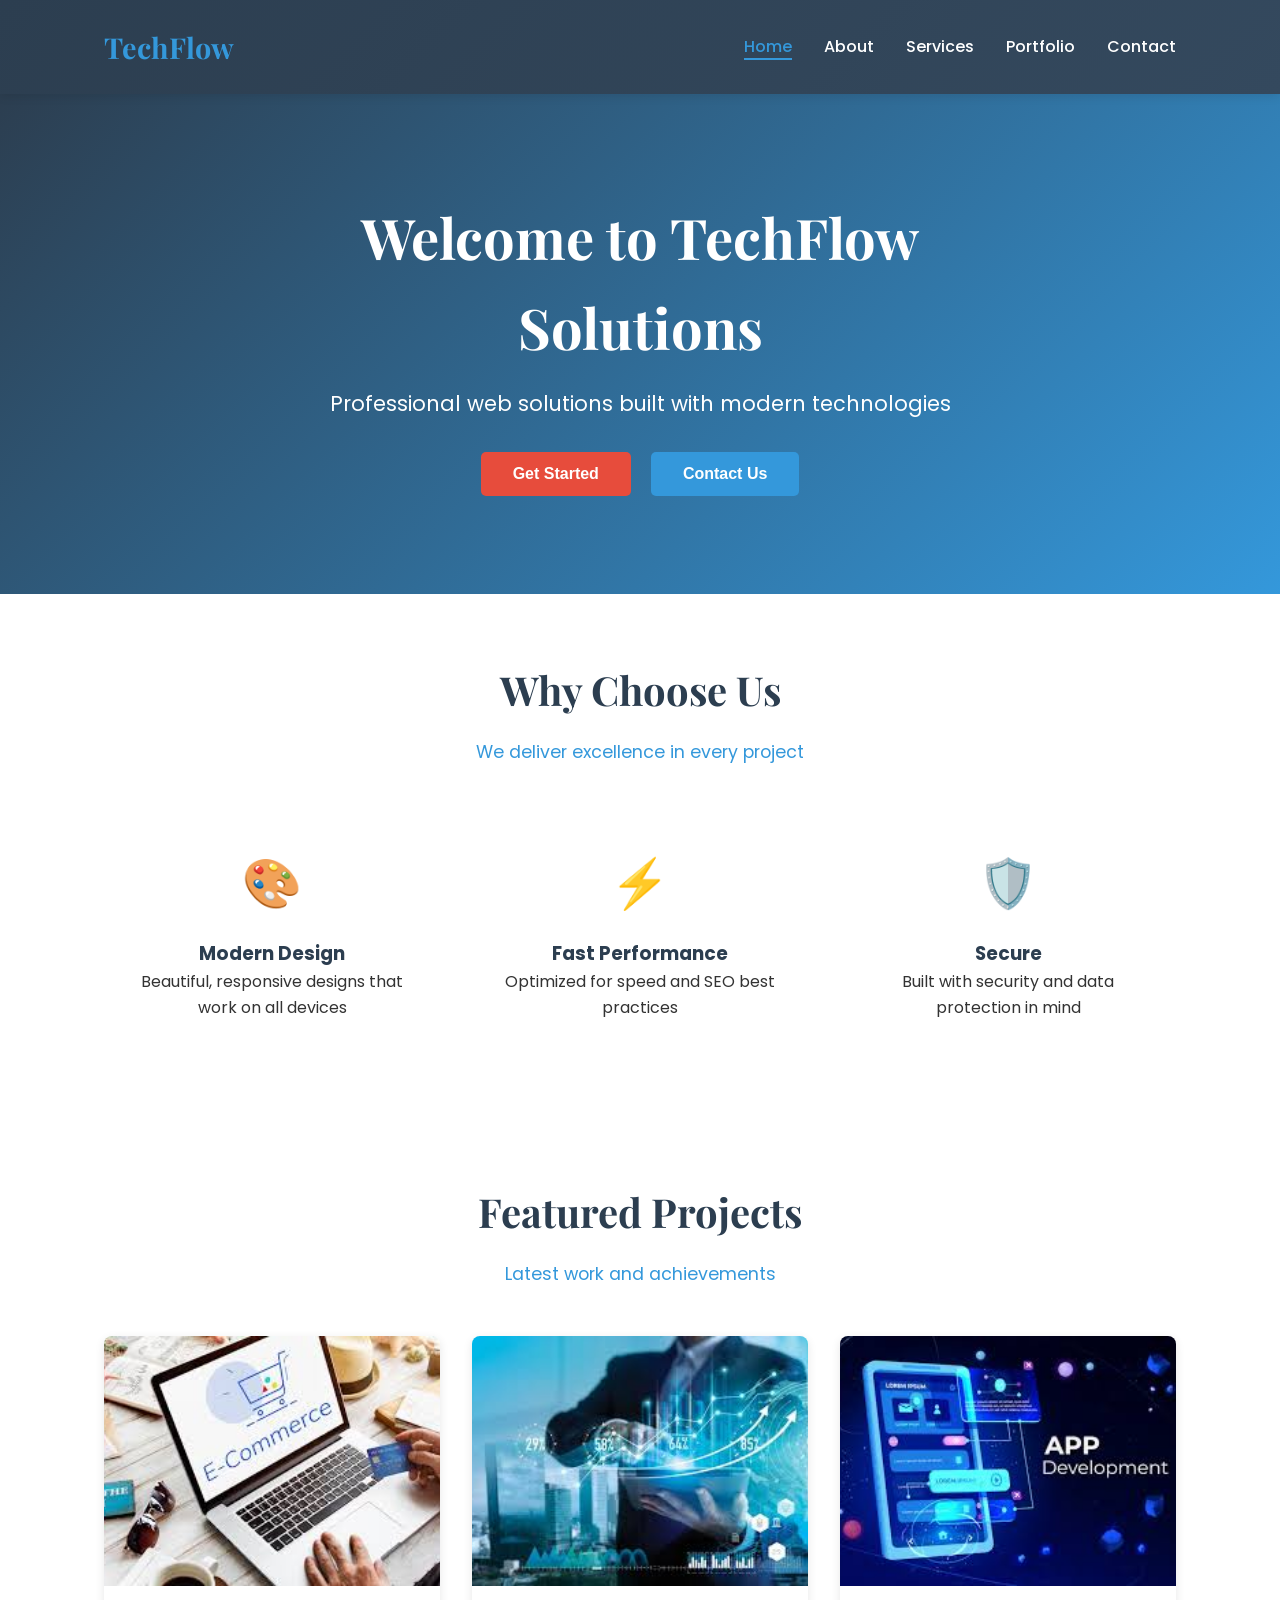
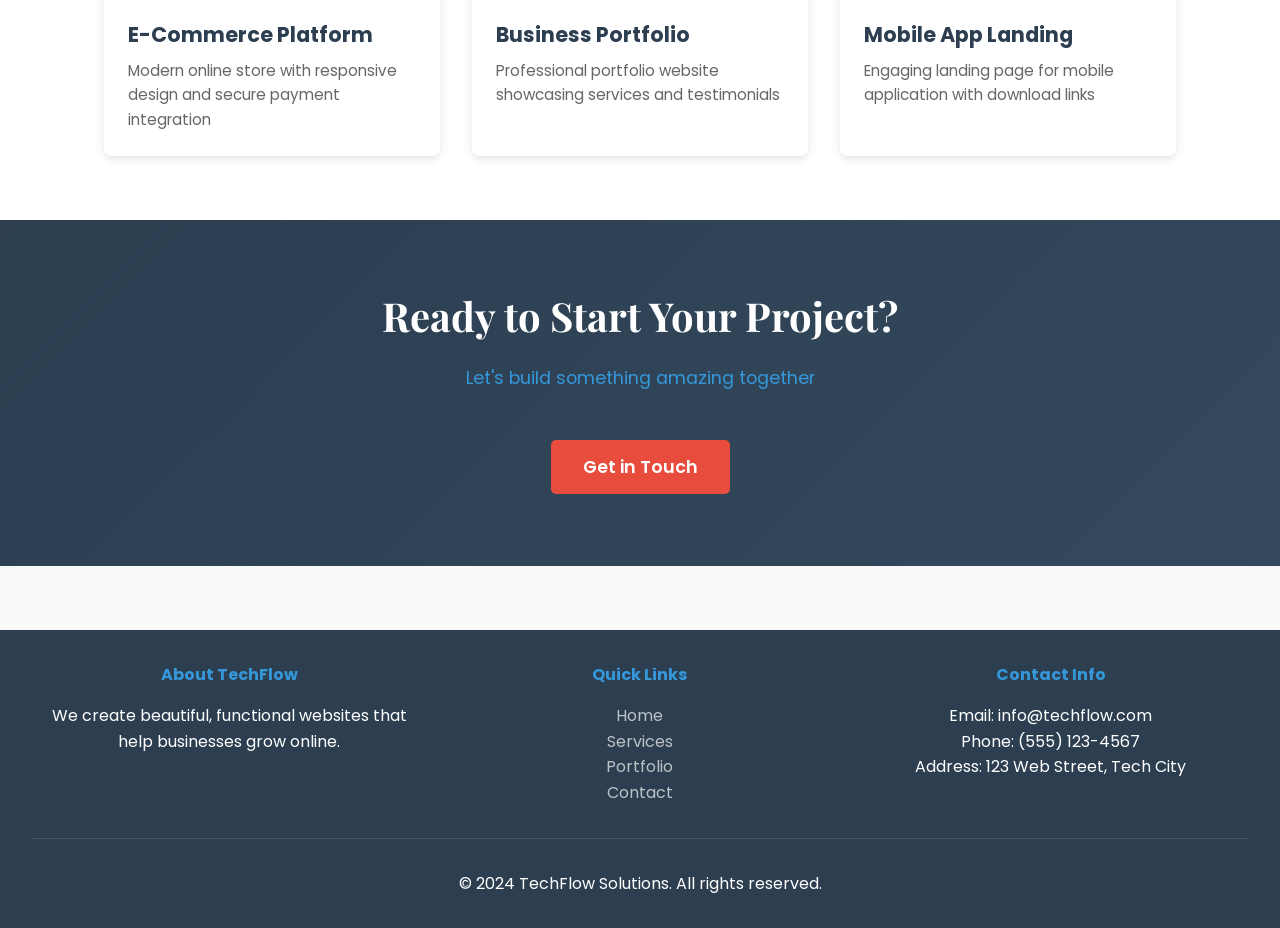
<file: index.html>
<!DOCTYPE html>
<html lang="en">
<head>
    <meta charset="UTF-8">
    <meta name="viewport" content="width=device-width, initial-scale=1.0">
    <meta name="description" content="TechFlow Solutions - Professional Web Solutions">
    <title>Home - TechFlow Solutions </title>
    <link rel="stylesheet" href="css/style.css">
    <link rel="stylesheet" href="css/responsive.css">
    <link rel="stylesheet" href="css/animations.css">
</head>
<body>
    <!-- Header & Navigation -->
    <header>
        <nav>
            <a href="index.html" class="logo">TechFlow</a>
            <ul class="nav-links">
                <li><a href="index.html" class="active">Home</a></li>
                <li><a href="about.html">About</a></li>
                <li><a href="services.html">Services</a></li>
                <li><a href="portfolio.html">Portfolio</a></li>
                <li><a href="contact.html">Contact</a></li>
            </ul>
        </nav>
    </header>

    <!-- Hero Section -->
    <section class="hero">
        <div class="hero-content">
            <h1>Welcome to TechFlow Solutions</h1>
            <p>Professional web solutions built with modern technologies</p>
            <button class="btn" onclick="window.location.href='#services'">Get Started</button>
            <button class="btn btn-secondary" onclick="window.location.href='contact.html'" style="margin-left: 1rem;">Contact Us</button>
        </div>
    </section>

    <!-- Features Section -->
    <section class="features" id="services">
        <div class="container">
            <h2>Why Choose Us</h2>
            <p class="section-subtitle">We deliver excellence in every project</p>
            
            <div class="grid">
                <div class="feature">
                    <div class="feature-icon">🎨</div>
                    <h3>Modern Design</h3>
                    <p>Beautiful, responsive designs that work on all devices</p>
                </div>
                <div class="feature">
                    <div class="feature-icon">⚡</div>
                    <h3>Fast Performance</h3>
                    <p>Optimized for speed and SEO best practices</p>
                </div>
                <div class="feature">
                    <div class="feature-icon">🛡️</div>
                    <h3>Secure</h3>
                    <p>Built with security and data protection in mind</p>
                </div>
            </div>
        </div>
    </section>

    <!-- Showcase Section -->
    <section style="background: white;">
        <div class="container">
            <h2>Featured Projects</h2>
            <p class="section-subtitle">Latest work and achievements</p>
            
            <div class="grid">
                <div class="card">
                    <img src="images/eCommerce.jpeg" alt="Project 1" class="card-image">
                    <div class="card-content">
                        <h3>E-Commerce Platform</h3>
                        <p>Modern online store with responsive design and secure payment integration</p>
                    </div>
                </div>
                <div class="card">
                    <img src="images/business.jpeg" alt="Project 2" class="card-image">
                    <div class="card-content">
                        <h3>Business Portfolio</h3>
                        <p>Professional portfolio website showcasing services and testimonials</p>
                    </div>
                </div>
                <div class="card">
                    <img src="images/appDevelop.jpeg" alt="Project 3" class="card-image">
                    <div class="card-content">
                        <h3>Mobile App Landing</h3>
                        <p>Engaging landing page for mobile application with download links</p>
                    </div>
                </div>
            </div>
        </div>
    </section>

    <!-- Call to Action -->
    <section style="background: linear-gradient(135deg, #2c3e50 0%, #34495e 100%); color: white; text-align: center;">
        <div class="container">
            <h2 style="color: white;">Ready to Start Your Project?</h2>
            <p class="section-subtitle" style="color: #3498db;">Let's build something amazing together</p>
            <a href="contact.html" class="btn" style="font-size: 1.1rem;">Get in Touch</a>
        </div>
    </section>

    <!-- Footer -->
    <footer>
        <div class="footer-content">
            <div class="footer-section">
                <h4>About TechFlow</h4>
                <p>We create beautiful, functional websites that help businesses grow online.</p>
            </div>
            <div class="footer-section">
                <h4>Quick Links</h4>
                <ul>
                    <li><a href="index.html">Home</a></li>
                    <li><a href="services.html">Services</a></li>
                    <li><a href="portfolio.html">Portfolio</a></li>
                    <li><a href="contact.html">Contact</a></li>
                </ul>
            </div>
            <div class="footer-section">
                <h4>Contact Info</h4>
                <ul>
                    <li>Email: info@techflow.com</li>
                    <li>Phone: (555) 123-4567</li>
                    <li>Address: 123 Web Street, Tech City</li>
                </ul>
            </div>
        </div>
        <div class="footer-bottom">
            <p>&copy; 2024 TechFlow Solutions. All rights reserved.</p>
        </div>
    </footer>

    <!-- Scripts -->
    <script src="js/main.js"></script>
    <script src="js/form.js"></script>
</body>
</html>
</file>
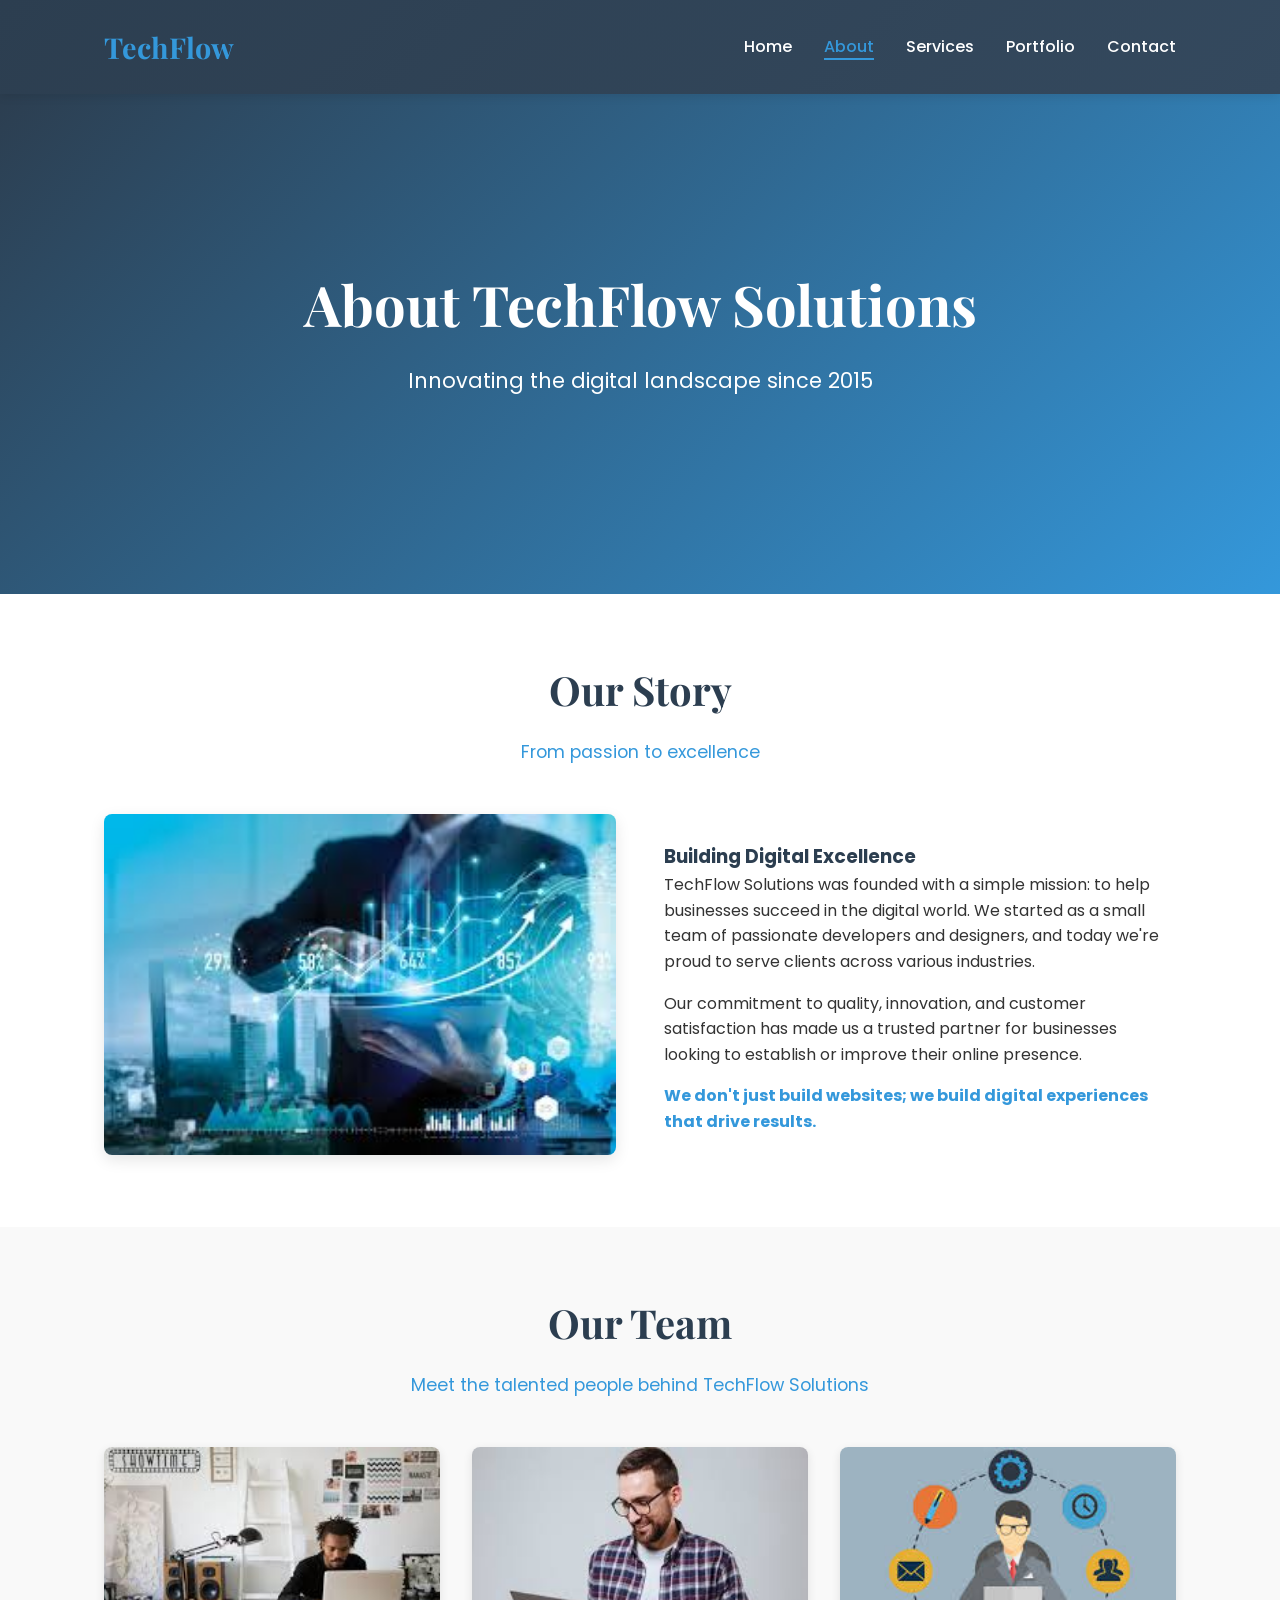
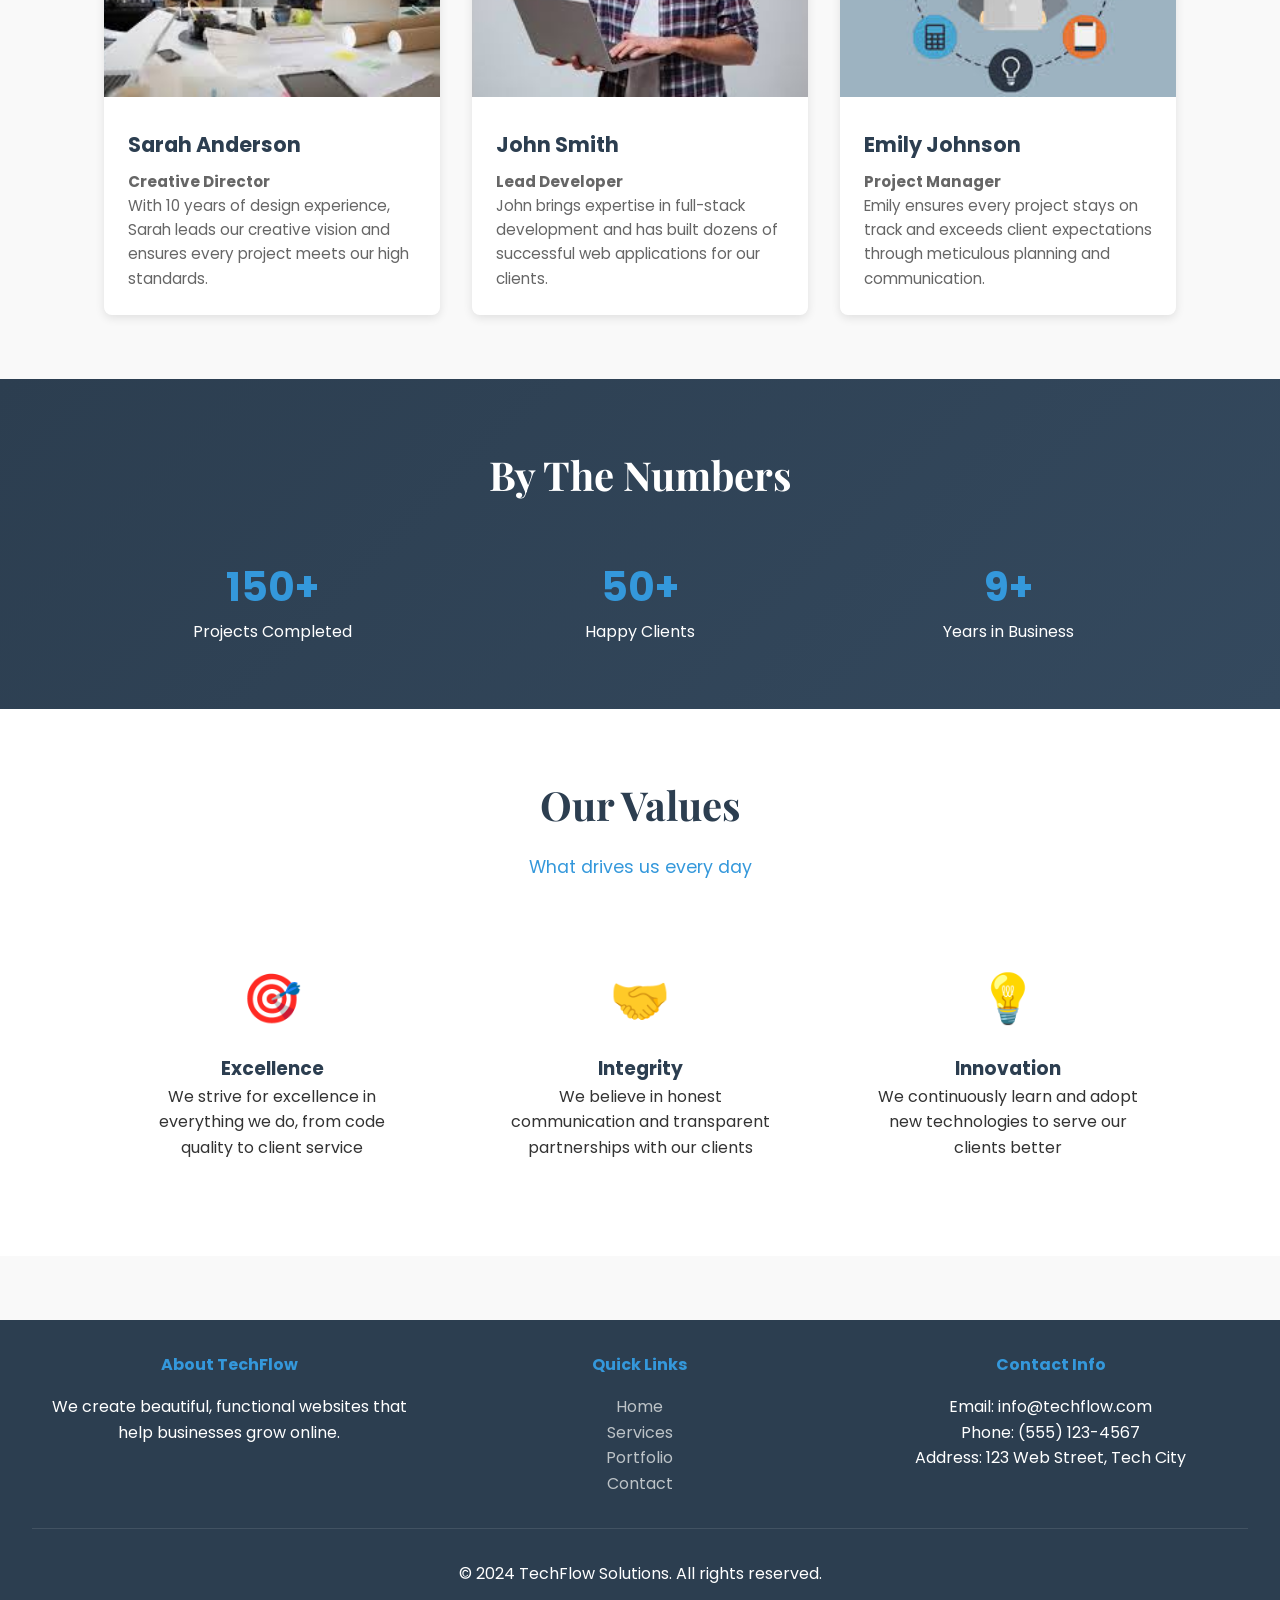
<file: about.html>
<!DOCTYPE html>
<html lang="en">
<head>
    <meta charset="UTF-8">
    <meta name="viewport" content="width=device-width, initial-scale=1.0">
    <meta name="description" content="About TechFlow Solutions - Learn about our team and mission">
    <title>About - TechFlow Solutions</title>
    <link rel="stylesheet" href="css/style.css">
    <link rel="stylesheet" href="css/responsive.css">
    <link rel="stylesheet" href="css/animations.css">
</head>
<body>
    <!-- Header & Navigation -->
    <header>
        <nav>
            <a href="index.html" class="logo">TechFlow</a>
            <ul class="nav-links">
                <li><a href="index.html">Home</a></li>
                <li><a href="about.html" class="active">About</a></li>
                <li><a href="services.html">Services</a></li>
                <li><a href="portfolio.html">Portfolio</a></li>
                <li><a href="contact.html">Contact</a></li>
            </ul>
        </nav>
    </header>

    <!-- Hero Section -->
    <section class="hero">
        <div class="hero-content">
            <h1>About TechFlow Solutions</h1>
            <p>Innovating the digital landscape since 2015</p>
        </div>
    </section>

    <!-- About Section -->
    <section style="background: white;">
        <div class="container">
            <h2>Our Story</h2>
            <p class="section-subtitle">From passion to excellence</p>
            
            <div style="display: grid; grid-template-columns: 1fr 1fr; gap: 3rem; align-items: center; margin-top: 3rem;">
                <div>
                    <img src="images/business.jpeg" alt="About us" style="width: 100%; border-radius: 8px; box-shadow: 0 5px 15px rgba(0,0,0,0.1);">
                </div>
                <div>
                    <h3>Building Digital Excellence</h3>
                    <p>TechFlow Solutions was founded with a simple mission: to help businesses succeed in the digital world. We started as a small team of passionate developers and designers, and today we're proud to serve clients across various industries.</p>
                    <p style="margin-top: 1rem;">Our commitment to quality, innovation, and customer satisfaction has made us a trusted partner for businesses looking to establish or improve their online presence.</p>
                    <p style="margin-top: 1rem; color: var(--secondary-color); font-weight: bold;">We don't just build websites; we build digital experiences that drive results.</p>
                </div>
            </div>
        </div>
    </section>

    <!-- Team Section -->
    <section>
        <div class="container">
            <h2>Our Team</h2>
            <p class="section-subtitle">Meet the talented people behind TechFlow Solutions</p>
            
            <div class="grid">
                <div class="card">
                    <img src="images/creative.jpeg" alt="Team Member" class="card-image">
                    <div class="card-content">
                        <h3>Sarah Anderson</h3>
                        <p><strong>Creative Director</strong></p>
                        <p>With 10 years of design experience, Sarah leads our creative vision and ensures every project meets our high standards.</p>
                    </div>
                </div>
                <div class="card">
                    <img src="images/lead.jpeg" alt="Team Member" class="card-image">
                    <div class="card-content">
                        <h3>John Smith</h3>
                        <p><strong>Lead Developer</strong></p>
                        <p>John brings expertise in full-stack development and has built dozens of successful web applications for our clients.</p>
                    </div>
                </div>
                <div class="card">
                    <img src="images/project.jpeg" alt="Team Member" class="card-image">
                    <div class="card-content">
                        <h3>Emily Johnson</h3>
                        <p><strong>Project Manager</strong></p>
                        <p>Emily ensures every project stays on track and exceeds client expectations through meticulous planning and communication.</p>
                    </div>
                </div>
            </div>
        </div>
    </section>

    <!-- Stats Section -->
    <section style="background: linear-gradient(135deg, #2c3e50 0%, #34495e 100%); color: white;">
        <div class="container">
            <h2 style="color: white;">By The Numbers</h2>
            
            <div class="grid" style="margin-top: 3rem; text-align: center;">
                <div>
                    <h3 style="font-size: 2.5rem; color: var(--secondary-color);">150+</h3>
                    <p>Projects Completed</p>
                </div>
                <div>
                    <h3 style="font-size: 2.5rem; color: var(--secondary-color);">50+</h3>
                    <p>Happy Clients</p>
                </div>
                <div>
                    <h3 style="font-size: 2.5rem; color: var(--secondary-color);">9+</h3>
                    <p>Years in Business</p>
                </div>
            </div>
        </div>
    </section>

    <!-- Values Section -->
    <section style="background: white;">
        <div class="container">
            <h2>Our Values</h2>
            <p class="section-subtitle">What drives us every day</p>
            
            <div class="grid">
                <div class="feature">
                    <div class="feature-icon">🎯</div>
                    <h3>Excellence</h3>
                    <p>We strive for excellence in everything we do, from code quality to client service</p>
                </div>
                <div class="feature">
                    <div class="feature-icon">🤝</div>
                    <h3>Integrity</h3>
                    <p>We believe in honest communication and transparent partnerships with our clients</p>
                </div>
                <div class="feature">
                    <div class="feature-icon">💡</div>
                    <h3>Innovation</h3>
                    <p>We continuously learn and adopt new technologies to serve our clients better</p>
                </div>
            </div>
        </div>
    </section>

    <!-- Footer -->
    <footer>
        <div class="footer-content">
            <div class="footer-section">
                <h4>About TechFlow</h4>
                <p>We create beautiful, functional websites that help businesses grow online.</p>
            </div>
            <div class="footer-section">
                <h4>Quick Links</h4>
                <ul>
                    <li><a href="index.html">Home</a></li>
                    <li><a href="services.html">Services</a></li>
                    <li><a href="portfolio.html">Portfolio</a></li>
                    <li><a href="contact.html">Contact</a></li>
                </ul>
            </div>
            <div class="footer-section">
                <h4>Contact Info</h4>
                <ul>
                    <li>Email: info@techflow.com</li>
                    <li>Phone: (555) 123-4567</li>
                    <li>Address: 123 Web Street, Tech City</li>
                </ul>
            </div>
        </div>
        <div class="footer-bottom">
            <p>&copy; 2024 TechFlow Solutions. All rights reserved.</p>
        </div>
    </footer>

    <!-- Scripts -->
    <script src="js/main.js"></script>
    <script src="js/form.js"></script>
</body>
</html>
</file>
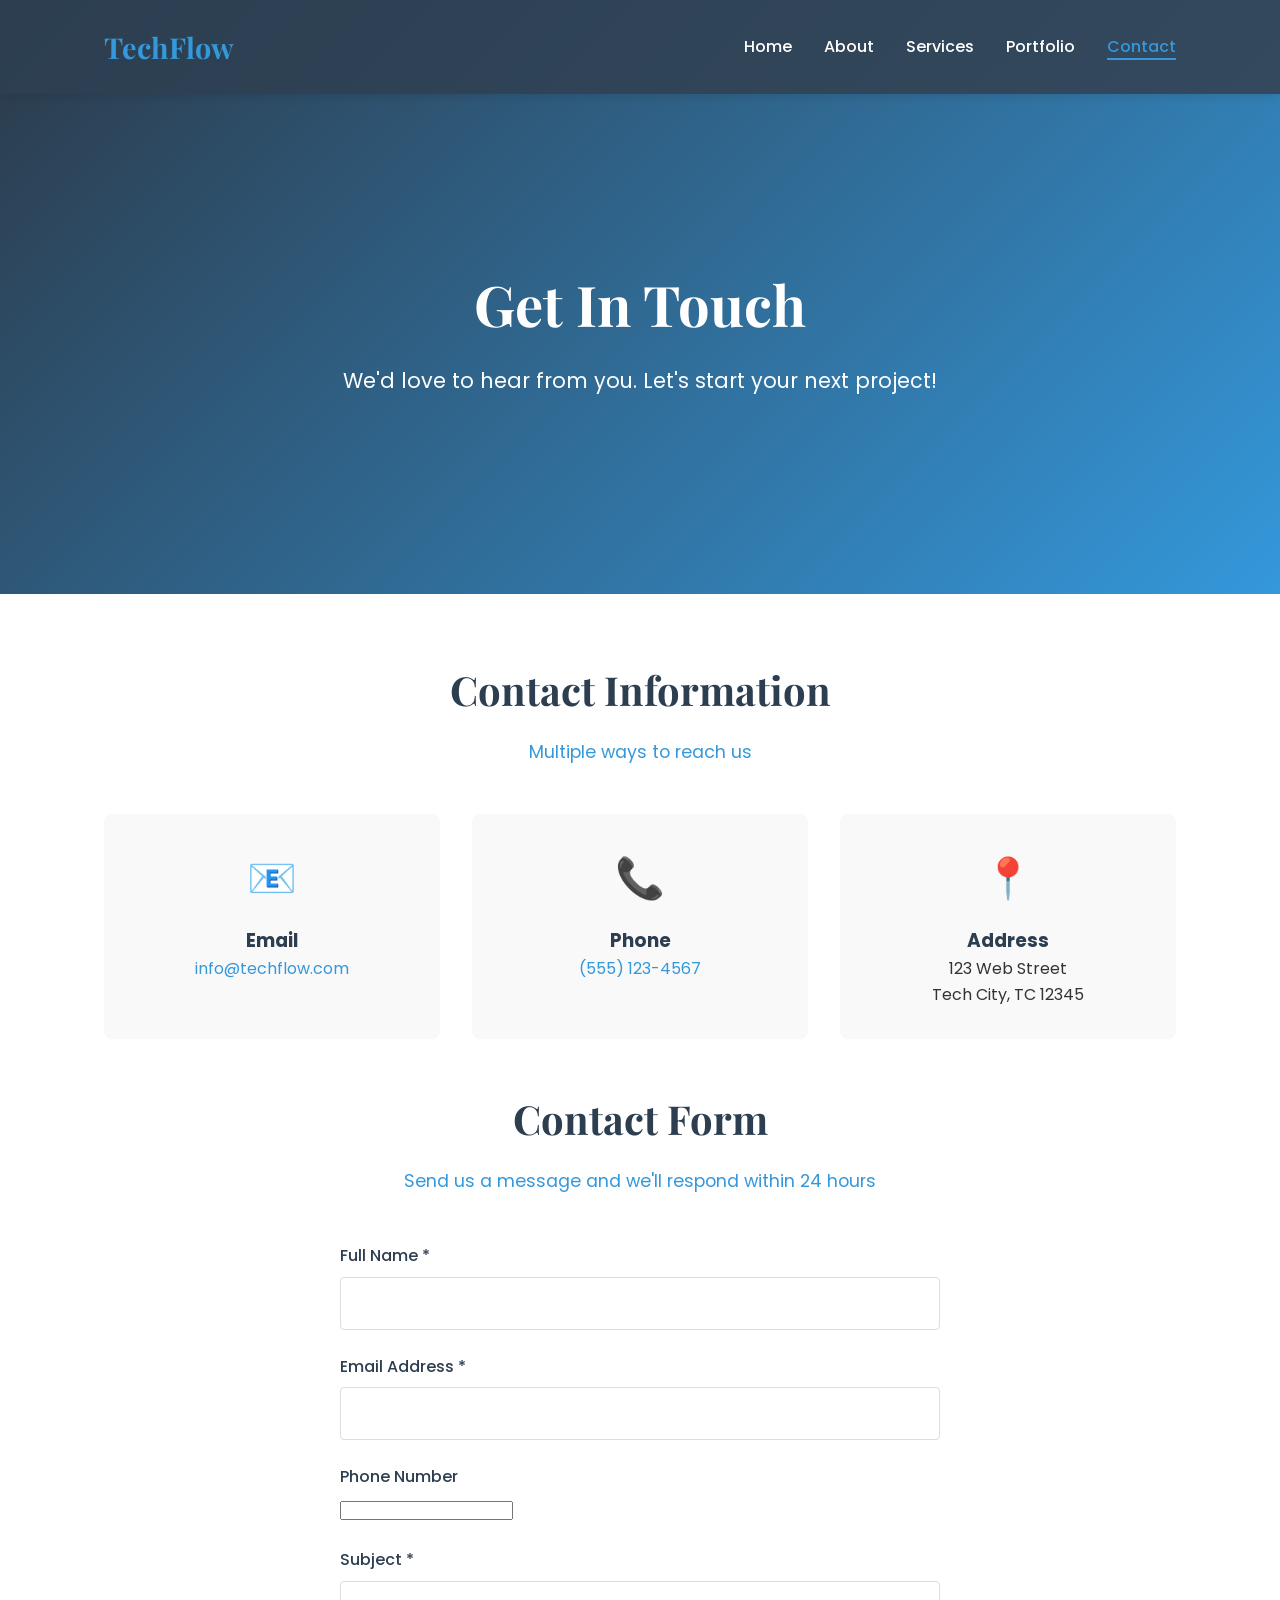
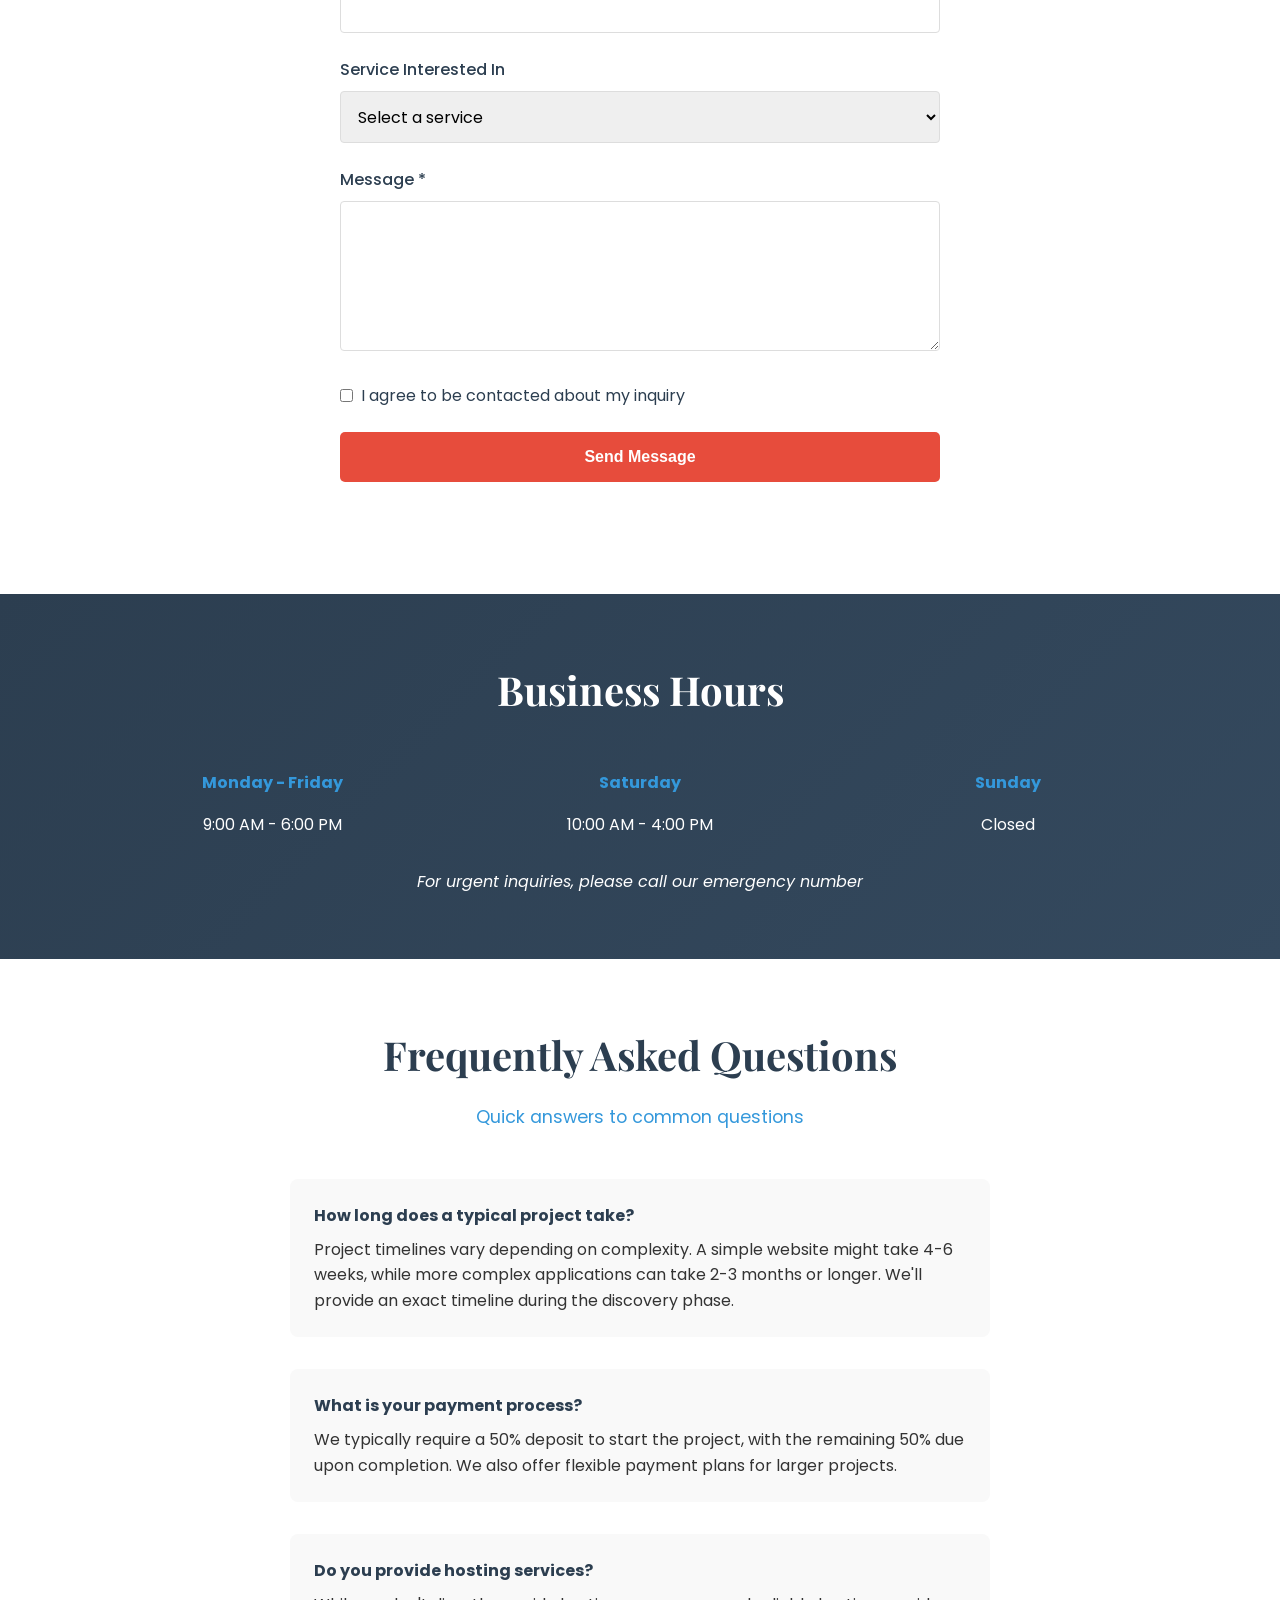
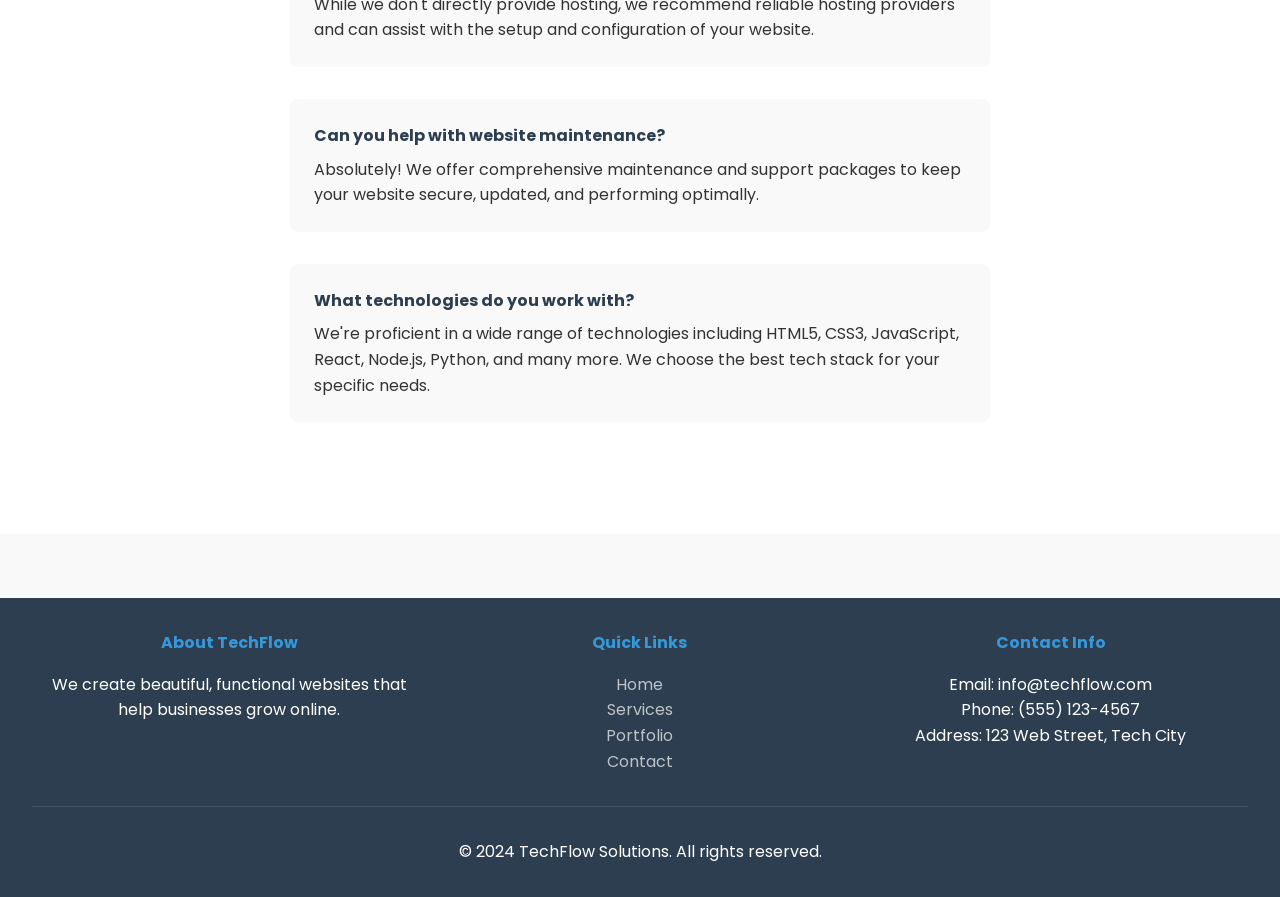
<file: contact.html>
<!DOCTYPE html>
<html lang="en">
<head>
    <meta charset="UTF-8">
    <meta name="viewport" content="width=device-width, initial-scale=1.0">
    <meta name="description" content="Contact - TechFlow Solutions">
    <title>Contact - TechFlow Solutions</title>
    <link rel="stylesheet" href="css/style.css">
    <link rel="stylesheet" href="css/responsive.css">
    <link rel="stylesheet" href="css/animations.css">
</head>
<body>
    <!-- Header & Navigation -->
    <header>
        <nav>
            <a href="index.html" class="logo">TechFlow</a>
            <ul class="nav-links">
                <li><a href="index.html">Home</a></li>
                <li><a href="about.html">About</a></li>
                <li><a href="services.html">Services</a></li>
                <li><a href="portfolio.html">Portfolio</a></li>
                <li><a href="contact.html" class="active">Contact</a></li>
            </ul>
        </nav>
    </header>

    <!-- Hero Section -->
    <section class="hero">
        <div class="hero-content">
            <h1>Get In Touch</h1>
            <p>We'd love to hear from you. Let's start your next project!</p>
        </div>
    </section>

    <!-- Contact Section -->
    <section style="background: white;">
        <div class="container">
            <h2>Contact Information</h2>
            <p class="section-subtitle">Multiple ways to reach us</p>
            
            <div style="display: grid; grid-template-columns: repeat(auto-fit, minmax(250px, 1fr)); gap: 2rem; margin-top: 3rem; margin-bottom: 3rem;">
                <div style="text-align: center; padding: 2rem; background: #f9f9f9; border-radius: 8px;">
                    <div style="font-size: 2.5rem; margin-bottom: 1rem;">📧</div>
                    <h3>Email</h3>
                    <p><a href="mailto:info@techflow.com" style="color: var(--secondary-color); text-decoration: none;">info@techflow.com</a></p>
                </div>
                <div style="text-align: center; padding: 2rem; background: #f9f9f9; border-radius: 8px;">
                    <div style="font-size: 2.5rem; margin-bottom: 1rem;">📞</div>
                    <h3>Phone</h3>
                    <p><a href="tel:+15551234567" style="color: var(--secondary-color); text-decoration: none;">(555) 123-4567</a></p>
                </div>
                <div style="text-align: center; padding: 2rem; background: #f9f9f9; border-radius: 8px;">
                    <div style="font-size: 2.5rem; margin-bottom: 1rem;">📍</div>
                    <h3>Address</h3>
                    <p>123 Web Street<br>Tech City, TC 12345</p>
                </div>
            </div>

            <h2 style="margin-top: 3rem;">Contact Form</h2>
            <p class="section-subtitle">Send us a message and we'll respond within 24 hours</p>

            <!-- Contact Form -->
            <div style="max-width: 600px; margin: 3rem auto;">
                <form id="contactForm">
                    <div class="form-group">
                        <label for="name">Full Name *</label>
                        <input type="text" id="name" name="name" required>
                    </div>

                    <div class="form-group">
                        <label for="email">Email Address *</label>
                        <input type="email" id="email" name="email" required>
                    </div>

                    <div class="form-group">
                        <label for="phone">Phone Number</label>
                        <input type="tel" id="phone" name="phone">
                    </div>

                    <div class="form-group">
                        <label for="subject">Subject *</label>
                        <input type="text" id="subject" name="subject" required>
                    </div>

                    <div class="form-group">
                        <label for="service">Service Interested In</label>
                        <select id="service" name="service" style="width: 100%; padding: 0.8rem; border: 1px solid #ddd; border-radius: 4px; font-family: 'Poppins', sans-serif; font-size: 1rem;">
                            <option value="">Select a service</option>
                            <option value="web-design">Web Design</option>
                            <option value="web-development">Web Development</option>
                            <option value="ecommerce">E-Commerce</option>
                            <option value="seo">SEO Optimization</option>
                            <option value="mobile">Mobile Apps</option>
                            <option value="support">Maintenance & Support</option>
                        </select>
                    </div>

                    <div class="form-group">
                        <label for="message">Message *</label>
                        <textarea id="message" name="message" required></textarea>
                    </div>

                    <div class="form-group">
                        <label style="display: flex; align-items: center; font-weight: normal;">
                            <input type="checkbox" name="agree" style="margin-right: 0.5rem;" required>
                            I agree to be contacted about my inquiry
                        </label>
                    </div>

                    <button type="submit" class="btn" style="width: 100%; padding: 1rem; font-size: 1rem; cursor: pointer;">Send Message</button>
                </form>
            </div>
        </div>
    </section>

    <!-- Service Hours Section -->
    <section style="background: linear-gradient(135deg, #2c3e50 0%, #34495e 100%); color: white;">
        <div class="container">
            <h2 style="color: white;">Business Hours</h2>
            
            <div style="display: grid; grid-template-columns: repeat(auto-fit, minmax(250px, 1fr)); gap: 2rem; margin-top: 3rem; text-align: center;">
                <div>
                    <h4 style="color: var(--secondary-color); margin-bottom: 1rem;">Monday - Friday</h4>
                    <p>9:00 AM - 6:00 PM</p>
                </div>
                <div>
                    <h4 style="color: var(--secondary-color); margin-bottom: 1rem;">Saturday</h4>
                    <p>10:00 AM - 4:00 PM</p>
                </div>
                <div>
                    <h4 style="color: var(--secondary-color); margin-bottom: 1rem;">Sunday</h4>
                    <p>Closed</p>
                </div>
            </div>

            <p style="text-align: center; margin-top: 2rem; font-style: italic;">For urgent inquiries, please call our emergency number</p>
        </div>
    </section>

    <!-- FAQ Section -->
    <section style="background: white;">
        <div class="container">
            <h2>Frequently Asked Questions</h2>
            <p class="section-subtitle">Quick answers to common questions</p>
            
            <div style="max-width: 700px; margin: 3rem auto;">
                <div style="margin-bottom: 2rem; padding: 1.5rem; background: #f9f9f9; border-radius: 8px;">
                    <h4 style="color: var(--primary-color); margin-bottom: 0.5rem;">How long does a typical project take?</h4>
                    <p>Project timelines vary depending on complexity. A simple website might take 4-6 weeks, while more complex applications can take 2-3 months or longer. We'll provide an exact timeline during the discovery phase.</p>
                </div>

                <div style="margin-bottom: 2rem; padding: 1.5rem; background: #f9f9f9; border-radius: 8px;">
                    <h4 style="color: var(--primary-color); margin-bottom: 0.5rem;">What is your payment process?</h4>
                    <p>We typically require a 50% deposit to start the project, with the remaining 50% due upon completion. We also offer flexible payment plans for larger projects.</p>
                </div>

                <div style="margin-bottom: 2rem; padding: 1.5rem; background: #f9f9f9; border-radius: 8px;">
                    <h4 style="color: var(--primary-color); margin-bottom: 0.5rem;">Do you provide hosting services?</h4>
                    <p>While we don't directly provide hosting, we recommend reliable hosting providers and can assist with the setup and configuration of your website.</p>
                </div>

                <div style="margin-bottom: 2rem; padding: 1.5rem; background: #f9f9f9; border-radius: 8px;">
                    <h4 style="color: var(--primary-color); margin-bottom: 0.5rem;">Can you help with website maintenance?</h4>
                    <p>Absolutely! We offer comprehensive maintenance and support packages to keep your website secure, updated, and performing optimally.</p>
                </div>

                <div style="margin-bottom: 2rem; padding: 1.5rem; background: #f9f9f9; border-radius: 8px;">
                    <h4 style="color: var(--primary-color); margin-bottom: 0.5rem;">What technologies do you work with?</h4>
                    <p>We're proficient in a wide range of technologies including HTML5, CSS3, JavaScript, React, Node.js, Python, and many more. We choose the best tech stack for your specific needs.</p>
                </div>
            </div>
        </div>
    </section>

    <!-- Footer -->
    <footer>
        <div class="footer-content">
            <div class="footer-section">
                <h4>About TechFlow</h4>
                <p>We create beautiful, functional websites that help businesses grow online.</p>
            </div>
            <div class="footer-section">
                <h4>Quick Links</h4>
                <ul>
                    <li><a href="index.html">Home</a></li>
                    <li><a href="services.html">Services</a></li>
                    <li><a href="portfolio.html">Portfolio</a></li>
                    <li><a href="contact.html">Contact</a></li>
                </ul>
            </div>
            <div class="footer-section">
                <h4>Contact Info</h4>
                <ul>
                    <li>Email: info@techflow.com</li>
                    <li>Phone: (555) 123-4567</li>
                    <li>Address: 123 Web Street, Tech City</li>
                </ul>
            </div>
        </div>
        <div class="footer-bottom">
            <p>&copy; 2024 TechFlow Solutions. All rights reserved.</p>
        </div>
    </footer>

    <!-- Scripts -->
    <script src="js/main.js"></script>
    <script src="js/form.js"></script>
</body>
</html>
</file>
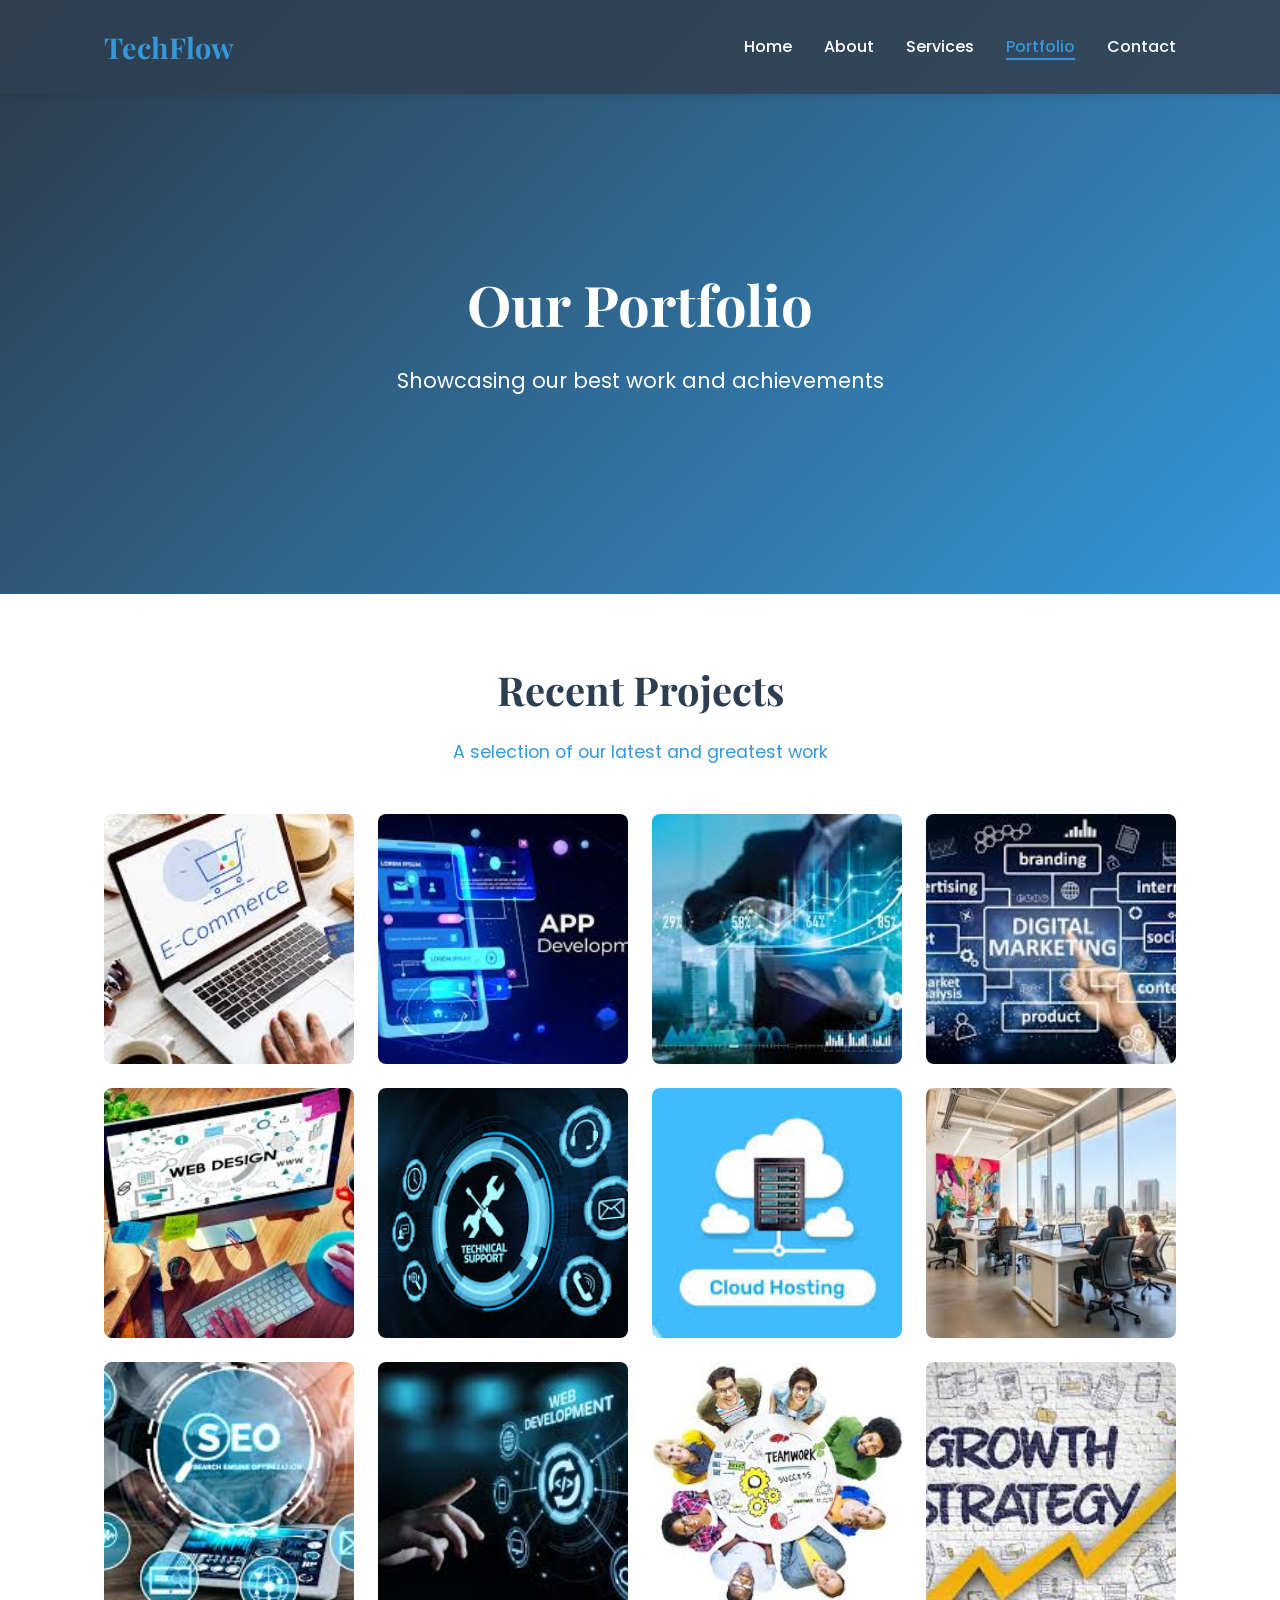
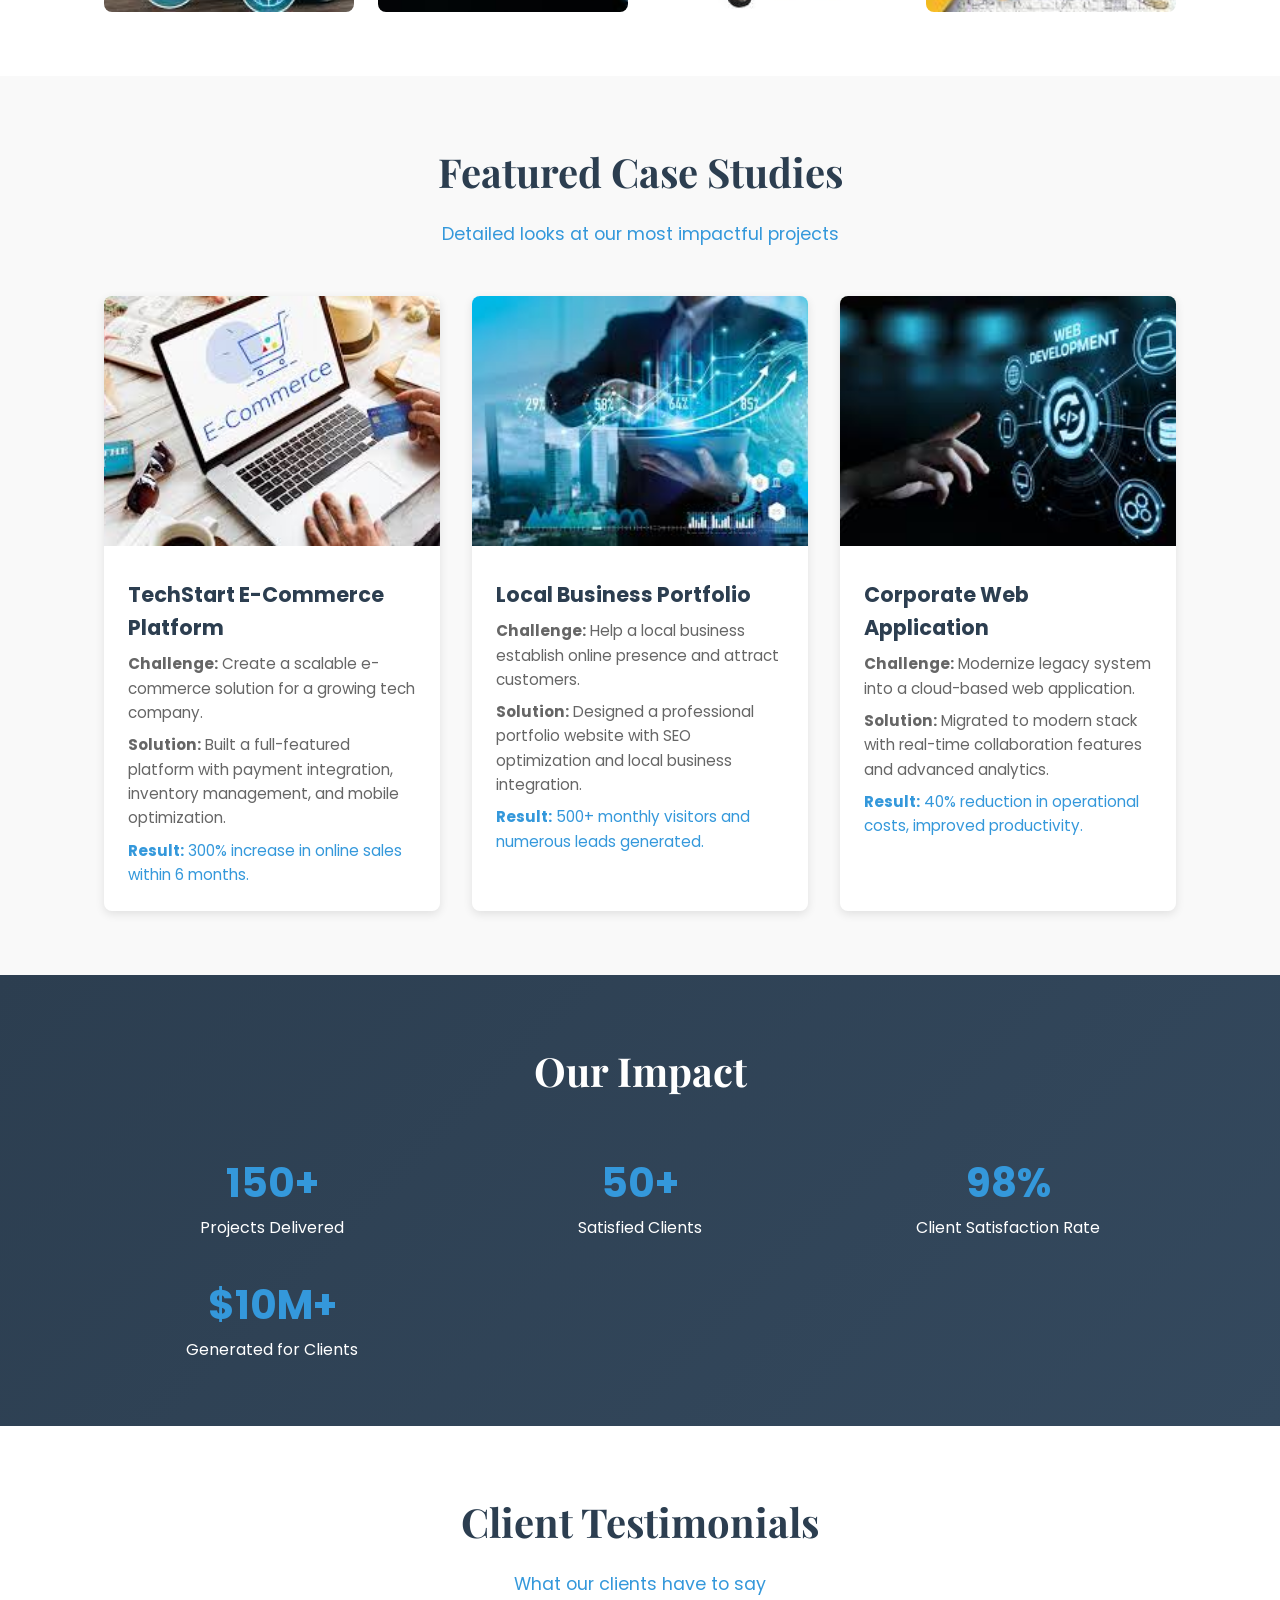
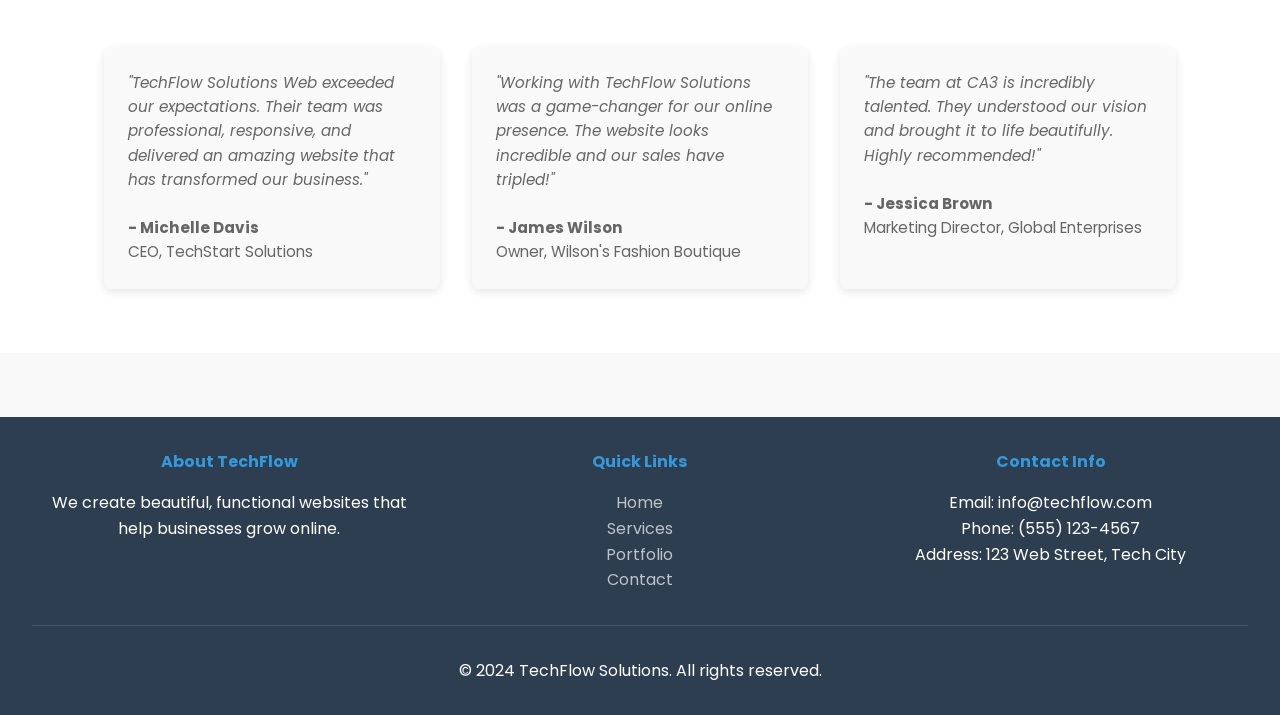
<file: portfolio.html>
<!DOCTYPE html>
<html lang="en">
<head>
    <meta charset="UTF-8">
    <meta name="viewport" content="width=device-width, initial-scale=1.0">
    <meta name="description" content="Portfolio - TechFlow Solutions">
    <title>Portfolio - TechFlow Solutions</title>
    <link rel="stylesheet" href="css/style.css">
    <link rel="stylesheet" href="css/responsive.css">
    <link rel="stylesheet" href="css/animations.css">
</head>
<body>
    <!-- Header & Navigation -->
    <header>
        <nav>
            <a href="index.html" class="logo">TechFlow</a>
            <ul class="nav-links">
                <li><a href="index.html">Home</a></li>
                <li><a href="about.html">About</a></li>
                <li><a href="services.html">Services</a></li>
                <li><a href="portfolio.html" class="active">Portfolio</a></li>
                <li><a href="contact.html">Contact</a></li>
            </ul>
        </nav>
    </header>

    <!-- Hero Section -->
    <section class="hero">
        <div class="hero-content">
            <h1>Our Portfolio</h1>
            <p>Showcasing our best work and achievements</p>
        </div>
    </section>

    <!-- Portfolio Gallery -->
    <section style="background: white;">
        <div class="container">
            <h2>Recent Projects</h2>
            <p class="section-subtitle">A selection of our latest and greatest work</p>
            
            <div class="gallery">
                <div class="gallery-item">
                    <img src="images/eCommerce.jpeg" alt="Portfolio Project 1">
                </div>
                <div class="gallery-item">
                    <img src="images/appDevelop.jpeg" alt="Portfolio Project 2">
                </div>
                <div class="gallery-item">
                    <img src="images/business.jpeg" alt="Portfolio Project 3">
                </div>
                <div class="gallery-item">
                    <img src="images/digital.jpeg" alt="Portfolio Project 4">
                </div>
                <div class="gallery-item">
                    <img src="images/webDesign.jpeg" alt="Portfolio Project 5">
                </div>
                <div class="gallery-item">
                    <img src="images/tech.jpeg" alt="Portfolio Project 6">
                </div>
                <div class="gallery-item">
                    <img src="images/cloud.jpeg" alt="Portfolio Project 7">
                </div>
                <div class="gallery-item">
                    <img src="images/office.jpeg" alt="Portfolio Project 8">
                </div>
                <div class="gallery-item">
                    <img src="images/seo.jpeg" alt="Portfolio Project 9">
                </div>
                <div class="gallery-item">
                    <img src="images/webDevelop.jpeg" alt="Portfolio Project 10">
                </div>
                <div class="gallery-item">
                    <img src="images/team.jpeg" alt="Portfolio Project 11">
                </div>
                <div class="gallery-item">
                    <img src="images/growth.jpeg" alt="Portfolio Project 12">
                </div>
            </div>
        </div>
    </section>

    <!-- Case Studies -->
    <section style="background: #f9f9f9;">
        <div class="container">
            <h2>Featured Case Studies</h2>
            <p class="section-subtitle">Detailed looks at our most impactful projects</p>
            
            <div class="grid" style="margin-top: 3rem;">
                <div class="card">
                    <img src="images/eCommerce.jpeg" alt="Case Study 1" class="card-image">
                    <div class="card-content">
                        <h3>TechStart E-Commerce Platform</h3>
                        <p><strong>Challenge:</strong> Create a scalable e-commerce solution for a growing tech company.</p>
                        <p style="margin-top: 0.5rem;"><strong>Solution:</strong> Built a full-featured platform with payment integration, inventory management, and mobile optimization.</p>
                        <p style="margin-top: 0.5rem; color: var(--secondary-color);"><strong>Result:</strong> 300% increase in online sales within 6 months.</p>
                    </div>
                </div>
                <div class="card">
                    <img src="images/business.jpeg" alt="Case Study 2" class="card-image">
                    <div class="card-content">
                        <h3>Local Business Portfolio</h3>
                        <p><strong>Challenge:</strong> Help a local business establish online presence and attract customers.</p>
                        <p style="margin-top: 0.5rem;"><strong>Solution:</strong> Designed a professional portfolio website with SEO optimization and local business integration.</p>
                        <p style="margin-top: 0.5rem; color: var(--secondary-color);"><strong>Result:</strong> 500+ monthly visitors and numerous leads generated.</p>
                    </div>
                </div>
                <div class="card">
                    <img src="images/webDevelop.jpeg" alt="Case Study 3" class="card-image">
                    <div class="card-content">
                        <h3>Corporate Web Application</h3>
                        <p><strong>Challenge:</strong> Modernize legacy system into a cloud-based web application.</p>
                        <p style="margin-top: 0.5rem;"><strong>Solution:</strong> Migrated to modern stack with real-time collaboration features and advanced analytics.</p>
                        <p style="margin-top: 0.5rem; color: var(--secondary-color);"><strong>Result:</strong> 40% reduction in operational costs, improved productivity.</p>
                    </div>
                </div>
            </div>
        </div>
    </section>

    <!-- Stats Section -->
    <section style="background: linear-gradient(135deg, #2c3e50 0%, #34495e 100%); color: white;">
        <div class="container">
            <h2 style="color: white;">Our Impact</h2>
            
            <div class="grid" style="margin-top: 3rem; text-align: center;">
                <div>
                    <h3 style="font-size: 2.5rem; color: var(--secondary-color);">150+</h3>
                    <p>Projects Delivered</p>
                </div>
                <div>
                    <h3 style="font-size: 2.5rem; color: var(--secondary-color);">50+</h3>
                    <p>Satisfied Clients</p>
                </div>
                <div>
                    <h3 style="font-size: 2.5rem; color: var(--secondary-color);">98%</h3>
                    <p>Client Satisfaction Rate</p>
                </div>
                <div>
                    <h3 style="font-size: 2.5rem; color: var(--secondary-color);">$10M+</h3>
                    <p>Generated for Clients</p>
                </div>
            </div>
        </div>
    </section>

    <!-- Client Testimonials -->
    <section style="background: white;">
        <div class="container">
            <h2>Client Testimonials</h2>
            <p class="section-subtitle">What our clients have to say</p>
            
            <div class="grid" style="margin-top: 3rem;">
                <div class="card" style="background: #f9f9f9;">
                    <div class="card-content">
                        <p style="font-style: italic; margin-bottom: 1.5rem;">"TechFlow Solutions Web exceeded our expectations. Their team was professional, responsive, and delivered an amazing website that has transformed our business."</p>
                        <p><strong>- Michelle Davis</strong></p>
                        <p style="color: #666;">CEO, TechStart Solutions</p>
                    </div>
                </div>
                <div class="card" style="background: #f9f9f9;">
                    <div class="card-content">
                        <p style="font-style: italic; margin-bottom: 1.5rem;">"Working with TechFlow Solutions was a game-changer for our online presence. The website looks incredible and our sales have tripled!"</p>
                        <p><strong>- James Wilson</strong></p>
                        <p style="color: #666;">Owner, Wilson's Fashion Boutique</p>
                    </div>
                </div>
                <div class="card" style="background: #f9f9f9;">
                    <div class="card-content">
                        <p style="font-style: italic; margin-bottom: 1.5rem;">"The team at CA3 is incredibly talented. They understood our vision and brought it to life beautifully. Highly recommended!"</p>
                        <p><strong>- Jessica Brown</strong></p>
                        <p style="color: #666;">Marketing Director, Global Enterprises</p>
                    </div>
                </div>
            </div>
        </div>
    </section>

    <!-- Footer -->
    <footer>
        <div class="footer-content">
            <div class="footer-section">
                <h4>About TechFlow</h4>
                <p>We create beautiful, functional websites that help businesses grow online.</p>
            </div>
            <div class="footer-section">
                <h4>Quick Links</h4>
                <ul>
                    <li><a href="index.html">Home</a></li>
                    <li><a href="services.html">Services</a></li>
                    <li><a href="portfolio.html">Portfolio</a></li>
                    <li><a href="contact.html">Contact</a></li>
                </ul>
            </div>
            <div class="footer-section">
                <h4>Contact Info</h4>
                <ul>
                    <li>Email: info@techflow.com</li>
                    <li>Phone: (555) 123-4567</li>
                    <li>Address: 123 Web Street, Tech City</li>
                </ul>
            </div>
        </div>
        <div class="footer-bottom">
            <p>&copy; 2024 TechFlow Solutions. All rights reserved.</p>
        </div>
    </footer>

    <!-- Scripts -->
    <script src="js/main.js"></script>
    <script src="js/form.js"></script>
</body>
</html>
</file>
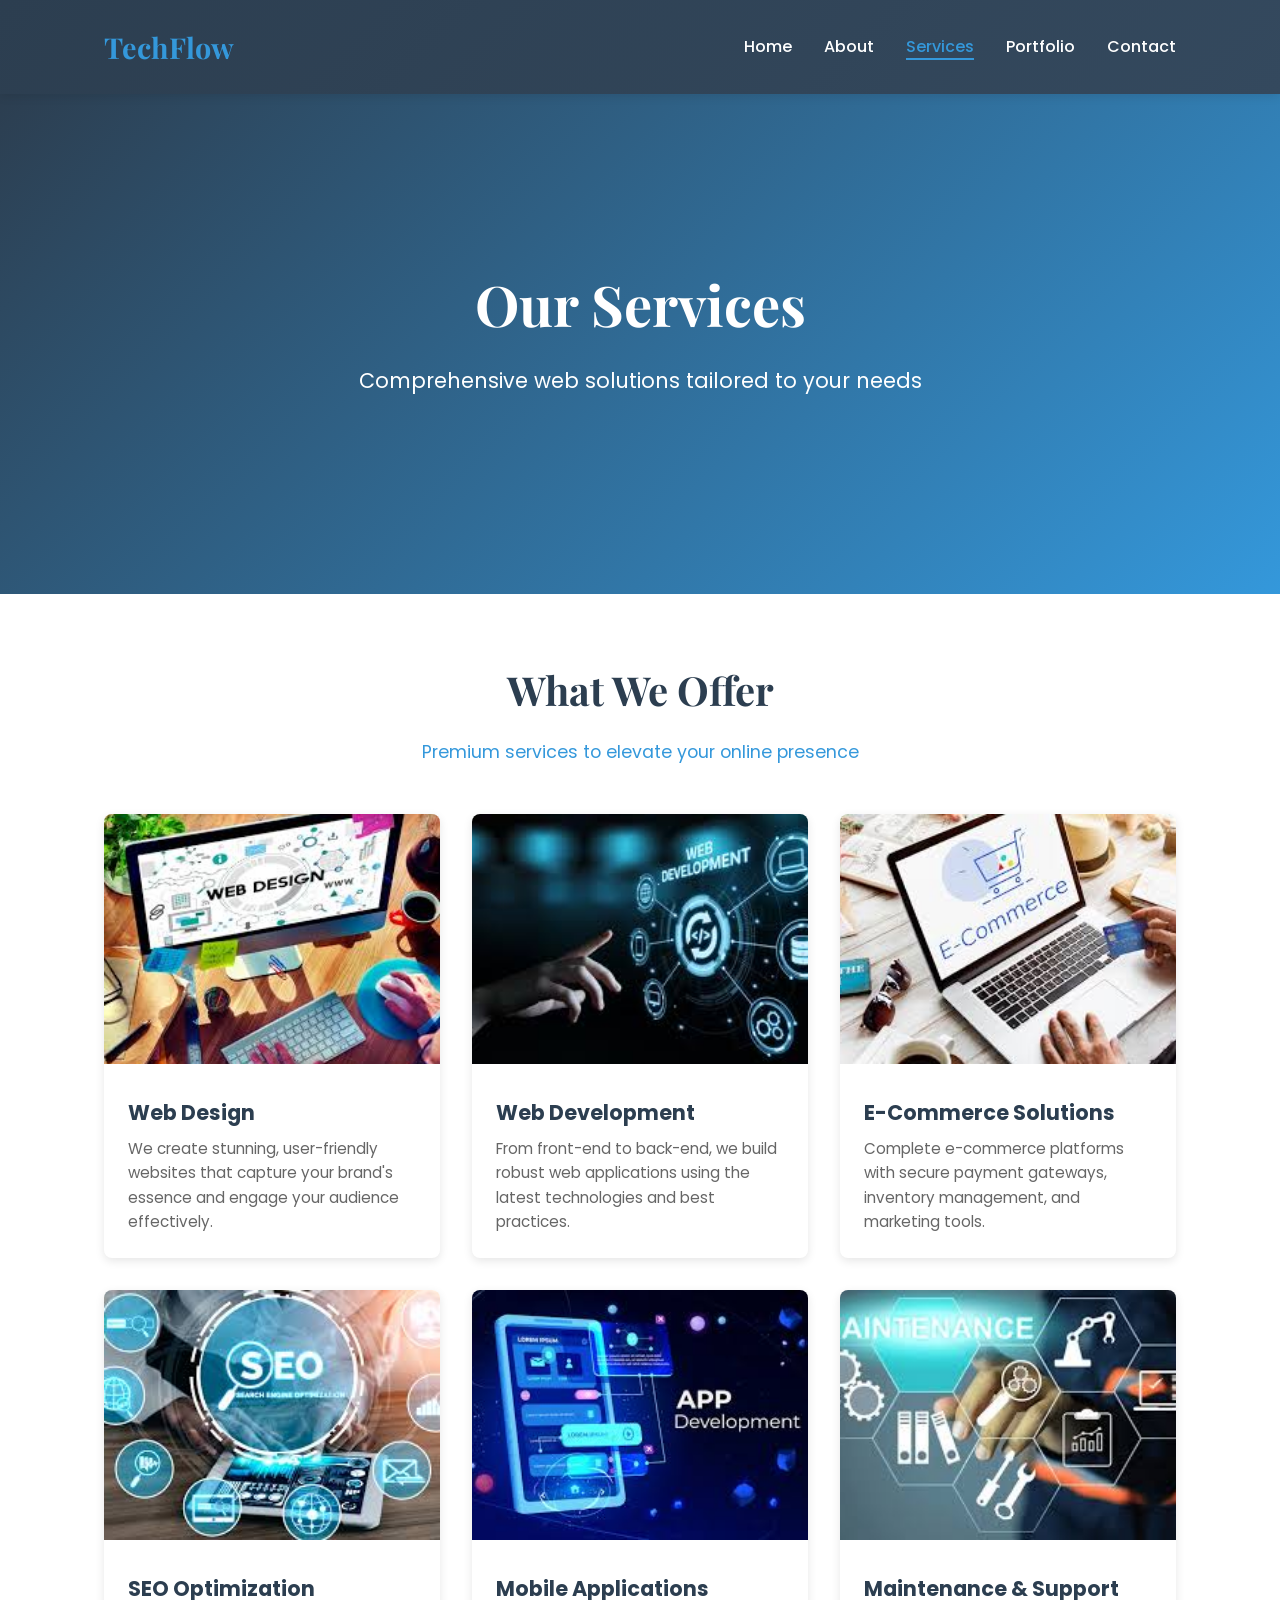
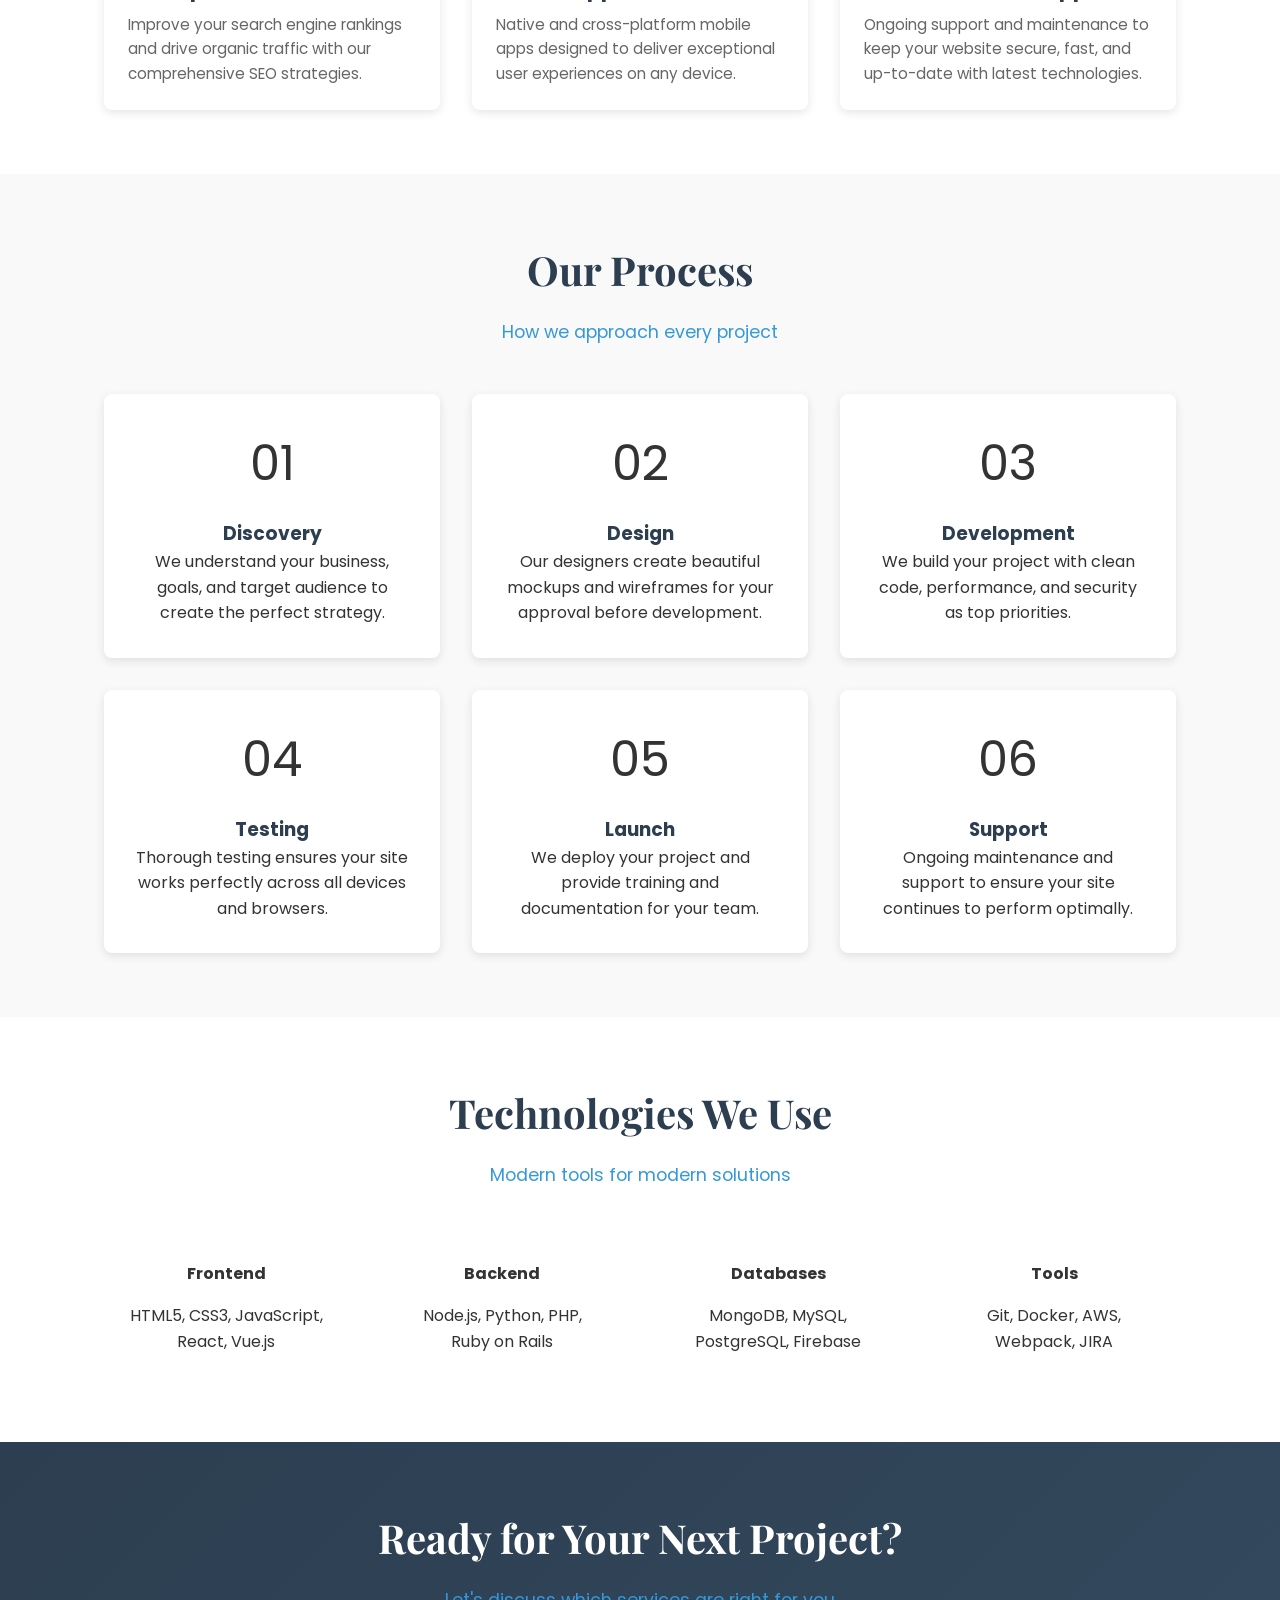
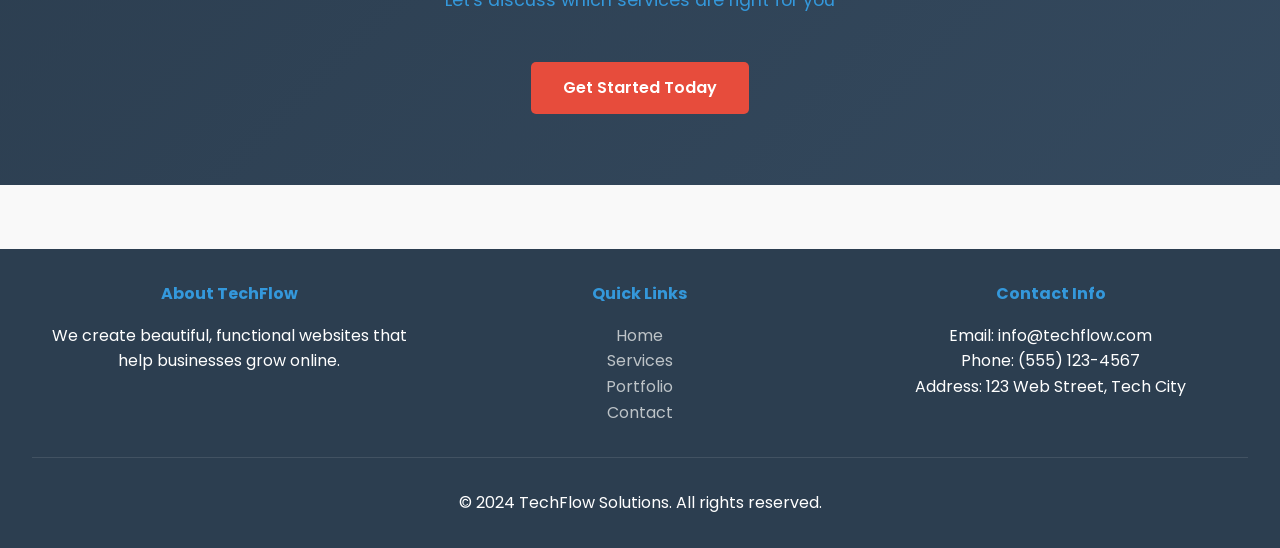
<file: services.html>
<!DOCTYPE html>
<html lang="en">
<head>
    <meta charset="UTF-8">
    <meta name="viewport" content="width=device-width, initial-scale=1.0">
    <meta name="description" content="Services - TechFlow Solutions">
    <title>Services - TechFlow Solutions</title>
    <link rel="stylesheet" href="css/style.css">
    <link rel="stylesheet" href="css/responsive.css">
    <link rel="stylesheet" href="css/animations.css">
</head>
<body>
    <!-- Header & Navigation -->
    <header>
        <nav>
            <a href="index.html" class="logo">TechFlow</a>
            <ul class="nav-links">
                <li><a href="index.html">Home</a></li>
                <li><a href="about.html">About</a></li>
                <li><a href="services.html" class="active">Services</a></li>
                <li><a href="portfolio.html">Portfolio</a></li>
                <li><a href="contact.html">Contact</a></li>
            </ul>
        </nav>
    </header>

    <!-- Hero Section -->
    <section class="hero">
        <div class="hero-content">
            <h1>Our Services</h1>
            <p>Comprehensive web solutions tailored to your needs</p>
        </div>
    </section>

    <!-- Services Section -->
    <section style="background: white;">
        <div class="container">
            <h2>What We Offer</h2>
            <p class="section-subtitle">Premium services to elevate your online presence</p>
            
            <div class="grid">
                <div class="card">
                    <img src="images/webDesign.jpeg" alt="Web Design" class="card-image">
                    <div class="card-content">
                        <h3>Web Design</h3>
                        <p>We create stunning, user-friendly websites that capture your brand's essence and engage your audience effectively.</p>
                    </div>
                </div>
                <div class="card">
                    <img src="images/webDevelop.jpeg" alt="Web Development" class="card-image">
                    <div class="card-content">
                        <h3>Web Development</h3>
                        <p>From front-end to back-end, we build robust web applications using the latest technologies and best practices.</p>
                    </div>
                </div>
                <div class="card">
                    <img src="images/eCommerce.jpeg" alt="E-Commerce" class="card-image">
                    <div class="card-content">
                        <h3>E-Commerce Solutions</h3>
                        <p>Complete e-commerce platforms with secure payment gateways, inventory management, and marketing tools.</p>
                    </div>
                </div>
                <div class="card">
                    <img src="images/seo.jpeg" alt="SEO" class="card-image">
                    <div class="card-content">
                        <h3>SEO Optimization</h3>
                        <p>Improve your search engine rankings and drive organic traffic with our comprehensive SEO strategies.</p>
                    </div>
                </div>
                <div class="card">
                    <img src="images/appDevelop.jpeg" alt="Mobile Apps" class="card-image">
                    <div class="card-content">
                        <h3>Mobile Applications</h3>
                        <p>Native and cross-platform mobile apps designed to deliver exceptional user experiences on any device.</p>
                    </div>
                </div>
                <div class="card">
                    <img src="images/maintenance.jpeg" alt="Support" class="card-image">
                    <div class="card-content">
                        <h3>Maintenance & Support</h3>
                        <p>Ongoing support and maintenance to keep your website secure, fast, and up-to-date with latest technologies.</p>
                    </div>
                </div>
            </div>
        </div>
    </section>

    <!-- Service Details -->
    <section style="background: #f9f9f9;">
        <div class="container">
            <h2>Our Process</h2>
            <p class="section-subtitle">How we approach every project</p>
            
            <div style="display: grid; grid-template-columns: repeat(auto-fit, minmax(250px, 1fr)); gap: 2rem; margin-top: 3rem;">
                <div style="text-align: center; padding: 2rem; background: white; border-radius: 8px; box-shadow: 0 3px 10px rgba(0,0,0,0.1);">
                    <div style="font-size: 3rem; margin-bottom: 1rem;">01</div>
                    <h3>Discovery</h3>
                    <p>We understand your business, goals, and target audience to create the perfect strategy.</p>
                </div>
                <div style="text-align: center; padding: 2rem; background: white; border-radius: 8px; box-shadow: 0 3px 10px rgba(0,0,0,0.1);">
                    <div style="font-size: 3rem; margin-bottom: 1rem;">02</div>
                    <h3>Design</h3>
                    <p>Our designers create beautiful mockups and wireframes for your approval before development.</p>
                </div>
                <div style="text-align: center; padding: 2rem; background: white; border-radius: 8px; box-shadow: 0 3px 10px rgba(0,0,0,0.1);">
                    <div style="font-size: 3rem; margin-bottom: 1rem;">03</div>
                    <h3>Development</h3>
                    <p>We build your project with clean code, performance, and security as top priorities.</p>
                </div>
                <div style="text-align: center; padding: 2rem; background: white; border-radius: 8px; box-shadow: 0 3px 10px rgba(0,0,0,0.1);">
                    <div style="font-size: 3rem; margin-bottom: 1rem;">04</div>
                    <h3>Testing</h3>
                    <p>Thorough testing ensures your site works perfectly across all devices and browsers.</p>
                </div>
                <div style="text-align: center; padding: 2rem; background: white; border-radius: 8px; box-shadow: 0 3px 10px rgba(0,0,0,0.1);">
                    <div style="font-size: 3rem; margin-bottom: 1rem;">05</div>
                    <h3>Launch</h3>
                    <p>We deploy your project and provide training and documentation for your team.</p>
                </div>
                <div style="text-align: center; padding: 2rem; background: white; border-radius: 8px; box-shadow: 0 3px 10px rgba(0,0,0,0.1);">
                    <div style="font-size: 3rem; margin-bottom: 1rem;">06</div>
                    <h3>Support</h3>
                    <p>Ongoing maintenance and support to ensure your site continues to perform optimally.</p>
                </div>
            </div>
        </div>
    </section>

    <!-- Technology Stack -->
    <section style="background: white;">
        <div class="container">
            <h2>Technologies We Use</h2>
            <p class="section-subtitle">Modern tools for modern solutions</p>
            
            <div style="display: grid; grid-template-columns: repeat(auto-fit, minmax(200px, 1fr)); gap: 2rem; margin-top: 3rem;">
                <div style="text-align: center; padding: 1.5rem;">
                    <h4>Frontend</h4>
                    <p style="margin-top: 1rem;">HTML5, CSS3, JavaScript, React, Vue.js</p>
                </div>
                <div style="text-align: center; padding: 1.5rem;">
                    <h4>Backend</h4>
                    <p style="margin-top: 1rem;">Node.js, Python, PHP, Ruby on Rails</p>
                </div>
                <div style="text-align: center; padding: 1.5rem;">
                    <h4>Databases</h4>
                    <p style="margin-top: 1rem;">MongoDB, MySQL, PostgreSQL, Firebase</p>
                </div>
                <div style="text-align: center; padding: 1.5rem;">
                    <h4>Tools</h4>
                    <p style="margin-top: 1rem;">Git, Docker, AWS, Webpack, JIRA</p>
                </div>
            </div>
        </div>
    </section>

    <!-- CTA Section -->
    <section style="background: linear-gradient(135deg, #2c3e50 0%, #34495e 100%); color: white; text-align: center;">
        <div class="container">
            <h2 style="color: white;">Ready for Your Next Project?</h2>
            <p class="section-subtitle" style="color: #3498db;">Let's discuss which services are right for you</p>
            <a href="contact.html" class="btn">Get Started Today</a>
        </div>
    </section>

    <!-- Footer -->
    <footer>
        <div class="footer-content">
            <div class="footer-section">
                <h4>About TechFlow</h4>
                <p>We create beautiful, functional websites that help businesses grow online.</p>
            </div>
            <div class="footer-section">
                <h4>Quick Links</h4>
                <ul>
                    <li><a href="index.html">Home</a></li>
                    <li><a href="services.html">Services</a></li>
                    <li><a href="portfolio.html">Portfolio</a></li>
                    <li><a href="contact.html">Contact</a></li>
                </ul>
            </div>
            <div class="footer-section">
                <h4>Contact Info</h4>
                <ul>
                    <li>Email: info@techflow.com</li>
                    <li>Phone: (555) 123-4567</li>
                    <li>Address: 123 Web Street, Tech City</li>
                </ul>
            </div>
        </div>
        <div class="footer-bottom">
            <p>&copy; 2024 TechFlow Solutions. All rights reserved.</p>
        </div>
    </footer>

    <!-- Scripts -->
    <script src="js/main.js"></script>
    <script src="js/form.js"></script>
</body>
</html>
</file>
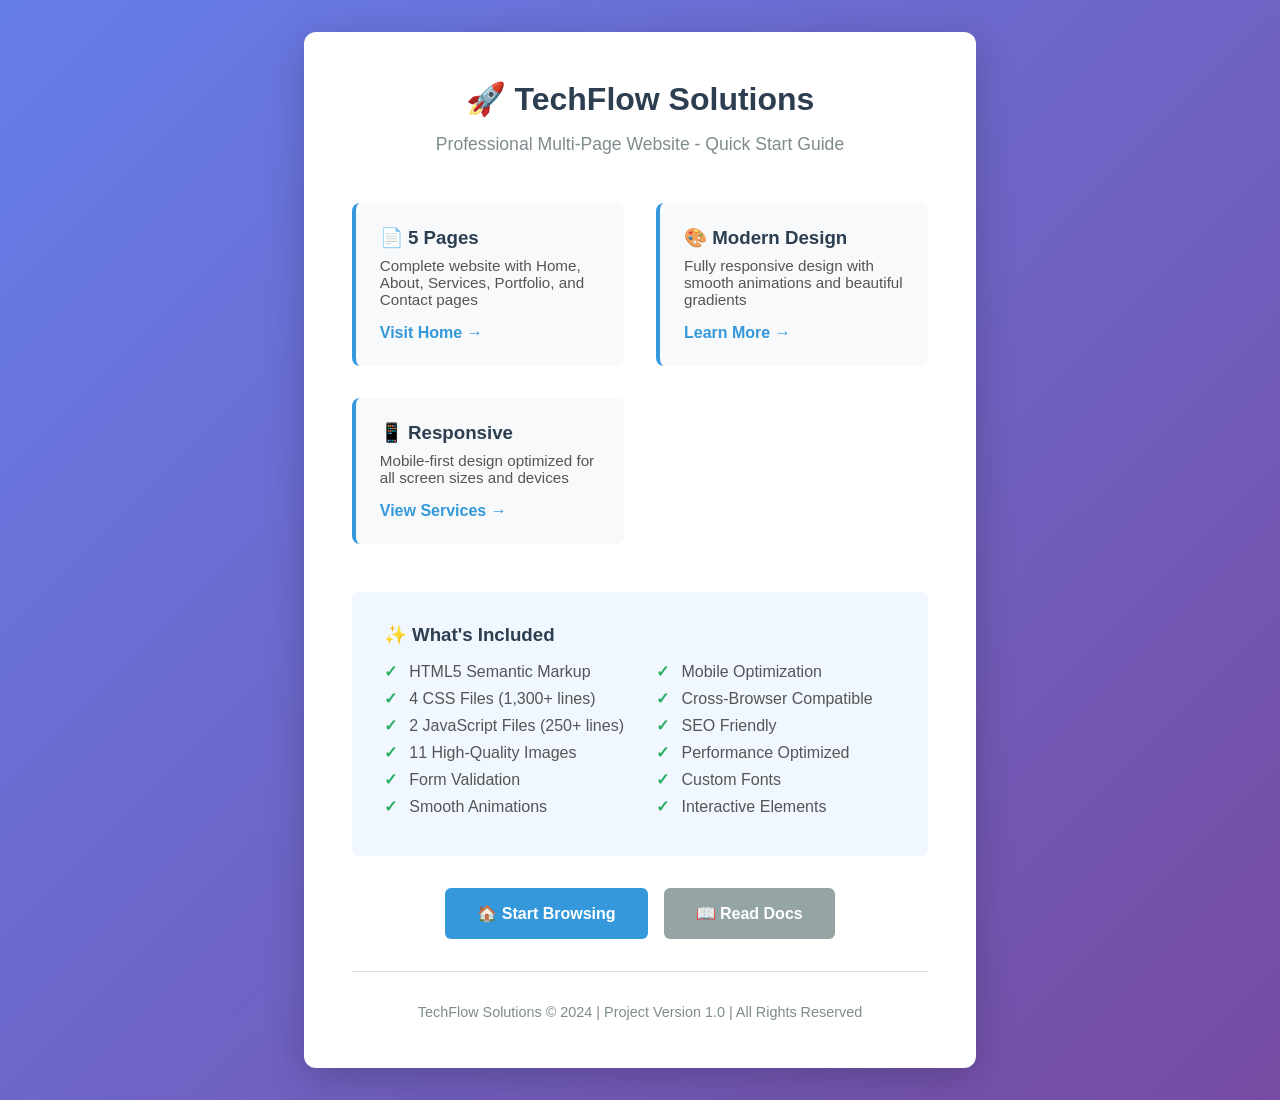
<file: start.html>
<!DOCTYPE html>
<html lang="en">
<head>
    <meta charset="UTF-8">
    <meta name="viewport" content="width=device-width, initial-scale=1.0">
    <title>TechFlow Solutions - Quick Start</title>
    <style>
        * {
            margin: 0;
            padding: 0;
            box-sizing: border-box;
        }
        
        body {
            font-family: 'Segoe UI', Tahoma, Geneva, Verdana, sans-serif;
            background: linear-gradient(135deg, #667eea 0%, #764ba2 100%);
            min-height: 100vh;
            display: flex;
            justify-content: center;
            align-items: center;
            padding: 2rem;
        }
        
        .container {
            background: white;
            border-radius: 12px;
            box-shadow: 0 10px 40px rgba(0,0,0,0.2);
            max-width: 800px;
            padding: 3rem;
        }
        
        h1 {
            color: #2c3e50;
            margin-bottom: 1rem;
            text-align: center;
        }
        
        .subtitle {
            text-align: center;
            color: #7f8c8d;
            margin-bottom: 3rem;
            font-size: 1.1rem;
        }
        
        .grid {
            display: grid;
            grid-template-columns: repeat(auto-fit, minmax(250px, 1fr));
            gap: 2rem;
            margin-bottom: 3rem;
        }
        
        .card {
            background: #f8f9fa;
            padding: 1.5rem;
            border-radius: 8px;
            border-left: 4px solid #3498db;
        }
        
        .card h3 {
            color: #2c3e50;
            margin-bottom: 0.5rem;
        }
        
        .card p {
            color: #555;
            font-size: 0.95rem;
            margin-bottom: 1rem;
        }
        
        .card a {
            display: inline-block;
            color: #3498db;
            text-decoration: none;
            font-weight: 600;
            transition: all 0.3s;
        }
        
        .card a:hover {
            color: #2980b9;
            margin-right: 0.5rem;
        }
        
        .features {
            background: #f0f7ff;
            padding: 2rem;
            border-radius: 8px;
            margin-bottom: 2rem;
        }
        
        .features h3 {
            color: #2c3e50;
            margin-bottom: 1rem;
        }
        
        ul {
            list-style: none;
            columns: 2;
            gap: 2rem;
        }
        
        li {
            margin-bottom: 0.5rem;
            color: #555;
        }
        
        li:before {
            content: "✓ ";
            color: #27ae60;
            font-weight: bold;
            margin-right: 0.5rem;
        }
        
        .buttons {
            display: flex;
            gap: 1rem;
            justify-content: center;
            flex-wrap: wrap;
        }
        
        .btn {
            padding: 1rem 2rem;
            border: none;
            border-radius: 6px;
            font-size: 1rem;
            font-weight: 600;
            cursor: pointer;
            text-decoration: none;
            transition: all 0.3s;
            display: inline-block;
        }
        
        .btn-primary {
            background: #3498db;
            color: white;
        }
        
        .btn-primary:hover {
            background: #2980b9;
            transform: translateY(-2px);
        }
        
        .btn-secondary {
            background: #95a5a6;
            color: white;
        }
        
        .btn-secondary:hover {
            background: #7f8c8d;
            transform: translateY(-2px);
        }
        
        .footer {
            text-align: center;
            color: #7f8c8d;
            font-size: 0.9rem;
            margin-top: 2rem;
            padding-top: 2rem;
            border-top: 1px solid #ddd;
        }
        
        @media (max-width: 600px) {
            .container {
                padding: 1.5rem;
            }
            
            h1 {
                font-size: 1.8rem;
            }
            
            ul {
                columns: 1;
            }
            
            .buttons {
                flex-direction: column;
            }
            
            .btn {
                width: 100%;
                text-align: center;
            }
        }
    </style>
</head>
<body>
    <div class="container">
        <h1>🚀 TechFlow Solutions</h1>
        <p class="subtitle">Professional Multi-Page Website - Quick Start Guide</p>
        
        <div class="grid">
            <div class="card">
                <h3>📄 5 Pages</h3>
                <p>Complete website with Home, About, Services, Portfolio, and Contact pages</p>
                <a href="index.html">Visit Home →</a>
            </div>
            
            <div class="card">
                <h3>🎨 Modern Design</h3>
                <p>Fully responsive design with smooth animations and beautiful gradients</p>
                <a href="about.html">Learn More →</a>
            </div>
            
            <div class="card">
                <h3>📱 Responsive</h3>
                <p>Mobile-first design optimized for all screen sizes and devices</p>
                <a href="services.html">View Services →</a>
            </div>
        </div>
        
        <div class="features">
            <h3>✨ What's Included</h3>
            <ul>
                <li>HTML5 Semantic Markup</li>
                <li>4 CSS Files (1,300+ lines)</li>
                <li>2 JavaScript Files (250+ lines)</li>
                <li>11 High-Quality Images</li>
                <li>Form Validation</li>
                <li>Smooth Animations</li>
                <li>Mobile Optimization</li>
                <li>Cross-Browser Compatible</li>
                <li>SEO Friendly</li>
                <li>Performance Optimized</li>
                <li>Custom Fonts</li>
                <li>Interactive Elements</li>
            </ul>
        </div>
        
        <div class="buttons">
            <a href="index.html" class="btn btn-primary">🏠 Start Browsing</a>
            <a href="README.md" class="btn btn-secondary">📖 Read Docs</a>
        </div>
        
        <div class="footer">
            <p>TechFlow Solutions © 2024 | Project Version 1.0 | All Rights Reserved</p>
        </div>
    </div>
</body>
</html>
</file>
<file: css/style.css>
/* Main Stylesheet */
@import url('https://fonts.googleapis.com/css2?family=Poppins:wght@300;400;500;600;700&family=Playfair+Display:wght@400;700&display=swap');

* {
    margin: 0;
    padding: 0;
    box-sizing: border-box;
}

:root {
    --primary-color: #2c3e50;
    --secondary-color: #3498db;
    --accent-color: #e74c3c;
    --light-color: #ecf0f1;
    --dark-color: #34495e;
    --text-color: #333;
}

body {
    font-family: 'Poppins', sans-serif;
    line-height: 1.6;
    color: var(--text-color);
    background-color: #f9f9f9;
}

/* Header & Navigation */
header {
    background: linear-gradient(135deg, var(--primary-color) 0%, var(--dark-color) 100%);
    color: white;
    padding: 0;
    position: sticky;
    top: 0;
    z-index: 1000;
    box-shadow: 0 2px 10px rgba(0,0,0,0.1);
}

nav {
    display: flex;
    justify-content: space-between;
    align-items: center;
    padding: 1rem 2rem;
    max-width: 1200px;
    margin: 0 auto;
    width: 100%;
}

.logo {
    font-size: 1.8rem;
    font-weight: 700;
    text-decoration: none;
    color: var(--secondary-color);
    font-family: 'Playfair Display', serif;
}

.nav-links {
    display: flex;
    list-style: none;
    gap: 2rem;
}

.nav-links a {
    color: white;
    text-decoration: none;
    transition: all 0.3s ease;
    font-weight: 500;
}

.nav-links a:hover,
.nav-links a.active {
    color: var(--secondary-color);
    border-bottom: 2px solid var(--secondary-color);
}

/* Hero Section */
.hero {
    background: linear-gradient(135deg, var(--primary-color) 0%, var(--secondary-color) 100%);
    color: white;
    padding: 6rem 2rem;
    text-align: center;
    min-height: 500px;
    display: flex;
    align-items: center;
    justify-content: center;
}

.hero-content {
    max-width: 800px;
}

.hero h1 {
    font-size: 3.5rem;
    font-family: 'Playfair Display', serif;
    margin-bottom: 1rem;
    animation: slideInDown 0.8s ease;
}

.hero p {
    font-size: 1.3rem;
    margin-bottom: 2rem;
    animation: slideInUp 0.8s ease;
}

.btn {
    display: inline-block;
    padding: 0.8rem 2rem;
    background: var(--accent-color);
    color: white;
    text-decoration: none;
    border-radius: 5px;
    transition: all 0.3s ease;
    border: none;
    cursor: pointer;
    font-size: 1rem;
    font-weight: 600;
}

.btn:hover {
    background: #c0392b;
    transform: translateY(-3px);
    box-shadow: 0 5px 15px rgba(0,0,0,0.3);
}

.btn-secondary {
    background: var(--secondary-color);
}

.btn-secondary:hover {
    background: #2980b9;
}

/* Container */
.container {
    max-width: 1200px;
    margin: 0 auto;
    padding: 0 2rem;
}

section {
    padding: 4rem 2rem;
}

/* Cards & Grid */
.grid {
    display: grid;
    grid-template-columns: repeat(auto-fit, minmax(300px, 1fr));
    gap: 2rem;
    margin-top: 3rem;
}

.card {
    background: white;
    border-radius: 8px;
    overflow: hidden;
    box-shadow: 0 3px 10px rgba(0,0,0,0.1);
    transition: all 0.3s ease;
}

.card:hover {
    transform: translateY(-10px);
    box-shadow: 0 8px 20px rgba(0,0,0,0.15);
}

.card-image {
    width: 100%;
    height: 250px;
    object-fit: cover;
}

.card-content {
    padding: 1.5rem;
}

.card-content h3 {
    color: var(--primary-color);
    margin-bottom: 0.5rem;
    font-size: 1.3rem;
}

.card-content p {
    color: #666;
    font-size: 0.95rem;
}

/* Section Titles */
h2 {
    font-size: 2.5rem;
    color: var(--primary-color);
    text-align: center;
    margin-bottom: 1rem;
    font-family: 'Playfair Display', serif;
}

h3 {
    color: var(--primary-color);
}

.section-subtitle {
    text-align: center;
    color: var(--secondary-color);
    margin-bottom: 3rem;
    font-size: 1.1rem;
}

/* Forms */
.form-group {
    margin-bottom: 1.5rem;
}

label {
    display: block;
    margin-bottom: 0.5rem;
    font-weight: 500;
    color: var(--primary-color);
}

input[type="text"],
input[type="email"],
input[type="phone"],
textarea {
    width: 100%;
    padding: 0.8rem;
    border: 1px solid #ddd;
    border-radius: 4px;
    font-family: 'Poppins', sans-serif;
    font-size: 1rem;
    transition: border-color 0.3s ease;
}

input[type="text"]:focus,
input[type="email"]:focus,
input[type="phone"]:focus,
textarea:focus {
    outline: none;
    border-color: var(--secondary-color);
    box-shadow: 0 0 5px rgba(52, 152, 219, 0.2);
}

textarea {
    resize: vertical;
    min-height: 150px;
}

/* Features Section */
.features {
    background: white;
}

.feature {
    text-align: center;
    padding: 2rem;
}

.feature-icon {
    font-size: 3rem;
    margin-bottom: 1rem;
}

/* Footer */
footer {
    background: var(--primary-color);
    color: white;
    text-align: center;
    padding: 2rem;
    margin-top: 4rem;
}

.footer-content {
    max-width: 1200px;
    margin: 0 auto;
    display: grid;
    grid-template-columns: repeat(auto-fit, minmax(250px, 1fr));
    gap: 2rem;
    margin-bottom: 2rem;
}

.footer-section h4 {
    color: var(--secondary-color);
    margin-bottom: 1rem;
}

.footer-section ul {
    list-style: none;
}

.footer-section a {
    color: #bdc3c7;
    text-decoration: none;
    transition: all 0.3s ease;
}

.footer-section a:hover {
    color: var(--secondary-color);
}

.footer-bottom {
    border-top: 1px solid rgba(255,255,255,0.1);
    padding-top: 2rem;
}

/* Image Gallery */
.gallery {
    display: grid;
    grid-template-columns: repeat(auto-fit, minmax(200px, 1fr));
    gap: 1.5rem;
    margin-top: 2rem;
}

.gallery-item {
    position: relative;
    overflow: hidden;
    border-radius: 8px;
    aspect-ratio: 1;
}

.gallery-item img {
    width: 100%;
    height: 100%;
    object-fit: cover;
    transition: transform 0.3s ease;
}

.gallery-item:hover img {
    transform: scale(1.1);
}

/* Utility Classes */
.text-center {
    text-align: center;
}

.mt-3 {
    margin-top: 3rem;
}

.mb-3 {
    margin-bottom: 3rem;
}

.hidden {
    display: none;
}
</file>
<file: css/responsive.css>
/* Responsive Design - Mobile First Approach */

/* Tablets (768px and below) */
@media (max-width: 768px) {
    nav {
        flex-direction: column;
        gap: 1rem;
        padding: 1rem;
    }

    .nav-links {
        flex-direction: column;
        gap: 1rem;
        width: 100%;
    }

    .nav-links a {
        display: block;
        padding: 0.5rem 0;
    }

    .hero h1 {
        font-size: 2.5rem;
    }

    .hero p {
        font-size: 1.1rem;
    }

    h2 {
        font-size: 2rem;
    }

    section {
        padding: 2rem 1rem;
    }

    .grid {
        grid-template-columns: 1fr;
        gap: 1.5rem;
    }

    .gallery {
        grid-template-columns: repeat(2, 1fr);
        gap: 1rem;
    }

    .footer-content {
        grid-template-columns: 1fr;
        gap: 1.5rem;
    }

    .contact-form {
        max-width: 100%;
    }
}

/* Mobile (480px and below) */
@media (max-width: 480px) {
    body {
        font-size: 0.95rem;
    }

    .logo {
        font-size: 1.4rem;
    }

    .hero {
        padding: 3rem 1rem;
        min-height: 300px;
    }

    .hero h1 {
        font-size: 2rem;
        margin-bottom: 0.5rem;
    }

    .hero p {
        font-size: 1rem;
        margin-bottom: 1.5rem;
    }

    h2 {
        font-size: 1.8rem;
        margin-bottom: 1rem;
    }

    .section-subtitle {
        font-size: 1rem;
    }

    section {
        padding: 2rem 1rem;
    }

    .card-content {
        padding: 1rem;
    }

    .card-content h3 {
        font-size: 1.1rem;
    }

    .feature {
        padding: 1rem;
    }

    .feature-icon {
        font-size: 2rem;
        margin-bottom: 0.5rem;
    }

    .btn {
        padding: 0.7rem 1.5rem;
        font-size: 0.95rem;
    }

    .gallery {
        grid-template-columns: 1fr;
        gap: 1rem;
    }

    input[type="text"],
    input[type="email"],
    input[type="phone"],
    textarea {
        padding: 0.7rem;
        font-size: 1rem;
    }

    .form-group {
        margin-bottom: 1rem;
    }

    footer {
        padding: 1.5rem 1rem;
    }

    .footer-section h4 {
        font-size: 1.1rem;
        margin-bottom: 0.8rem;
    }

    .footer-bottom {
        padding-top: 1.5rem;
        font-size: 0.9rem;
    }
}

/* Large Screens (1200px and above) */
@media (min-width: 1200px) {
    .container {
        padding: 0 4rem;
    }

    .grid {
        grid-template-columns: repeat(3, 1fr);
    }

    .gallery {
        grid-template-columns: repeat(4, 1fr);
    }

    header nav {
        padding: 1.5rem 4rem;
    }
}

/* Print Styles */
@media print {
    header,
    footer,
    .btn,
    nav {
        display: none;
    }

    body {
        background: white;
    }

    .card {
        page-break-inside: avoid;
        box-shadow: none;
        border: 1px solid #ddd;
    }
}
</file>
<file: css/animations.css>
/* Animation Styles */

/* Slide In Animations */
@keyframes slideInDown {
    from {
        opacity: 0;
        transform: translateY(-30px);
    }
    to {
        opacity: 1;
        transform: translateY(0);
    }
}

@keyframes slideInUp {
    from {
        opacity: 0;
        transform: translateY(30px);
    }
    to {
        opacity: 1;
        transform: translateY(0);
    }
}

@keyframes slideInLeft {
    from {
        opacity: 0;
        transform: translateX(-30px);
    }
    to {
        opacity: 1;
        transform: translateX(0);
    }
}

@keyframes slideInRight {
    from {
        opacity: 0;
        transform: translateX(30px);
    }
    to {
        opacity: 1;
        transform: translateX(0);
    }
}

/* Fade In Animation */
@keyframes fadeIn {
    from {
        opacity: 0;
    }
    to {
        opacity: 1;
    }
}

/* Scale Up Animation */
@keyframes scaleUp {
    from {
        opacity: 0;
        transform: scale(0.8);
    }
    to {
        opacity: 1;
        transform: scale(1);
    }
}

/* Pulse Animation */
@keyframes pulse {
    0%, 100% {
        opacity: 1;
    }
    50% {
        opacity: 0.7;
    }
}

/* Bounce Animation */
@keyframes bounce {
    0%, 100% {
        transform: translateY(0);
    }
    50% {
        transform: translateY(-10px);
    }
}

/* Rotate Animation */
@keyframes rotate {
    from {
        transform: rotate(0deg);
    }
    to {
        transform: rotate(360deg);
    }
}

/* Apply Animations to Elements */
.hero h1 {
    animation: slideInDown 0.8s ease-out;
}

.hero p {
    animation: slideInUp 0.8s ease-out 0.2s both;
}

.card {
    animation: scaleUp 0.5s ease-out;
}

.card:nth-child(1) { animation-delay: 0s; }
.card:nth-child(2) { animation-delay: 0.1s; }
.card:nth-child(3) { animation-delay: 0.2s; }
.card:nth-child(4) { animation-delay: 0.3s; }
.card:nth-child(5) { animation-delay: 0.4s; }
.card:nth-child(6) { animation-delay: 0.5s; }

.feature {
    animation: fadeIn 0.6s ease-out;
}

.feature:nth-child(1) { animation-delay: 0s; }
.feature:nth-child(2) { animation-delay: 0.2s; }
.feature:nth-child(3) { animation-delay: 0.4s; }

/* Hover Animations */
.card {
    transition: all 0.3s cubic-bezier(0.25, 0.8, 0.25, 1);
}

.btn {
    position: relative;
    overflow: hidden;
}

.btn::before {
    content: '';
    position: absolute;
    top: 0;
    left: -100%;
    width: 100%;
    height: 100%;
    background: rgba(0, 0, 0, 0.1);
    transition: left 0.3s ease;
    z-index: -1;
}

.btn:hover::before {
    left: 100%;
}

/* Smooth Transitions */
* {
    transition: background-color 0.3s ease, color 0.3s ease, border-color 0.3s ease;
}

input[type="text"],
input[type="email"],
input[type="phone"],
textarea {
    transition: all 0.3s ease;
}

/* Loading Animation */
.loading {
    animation: pulse 1.5s ease-in-out infinite;
}

/* Scroll Reveal Class */
.scroll-reveal {
    opacity: 0;
    transform: translateY(30px);
    animation: slideInUp 0.6s ease-out forwards;
}

/* Active Link Animation */
.nav-links a.active {
    animation: slideInDown 0.3s ease;
}

/* Success State Animation */
.success {
    animation: pulse 0.5s ease;
}

.success::after {
    content: '✓';
    animation: scaleUp 0.5s ease;
}

/* Error State Animation */
.error {
    animation: slideInLeft 0.3s ease, slideInRight 0.3s ease 0.3s;
}

/* Image Zoom On Hover */
.gallery-item {
    overflow: hidden;
}

.gallery-item img {
    transition: transform 0.4s cubic-bezier(0.25, 0.46, 0.45, 0.94);
}

.gallery-item:hover img {
    transform: scale(1.15) rotate(2deg);
}
</file>
